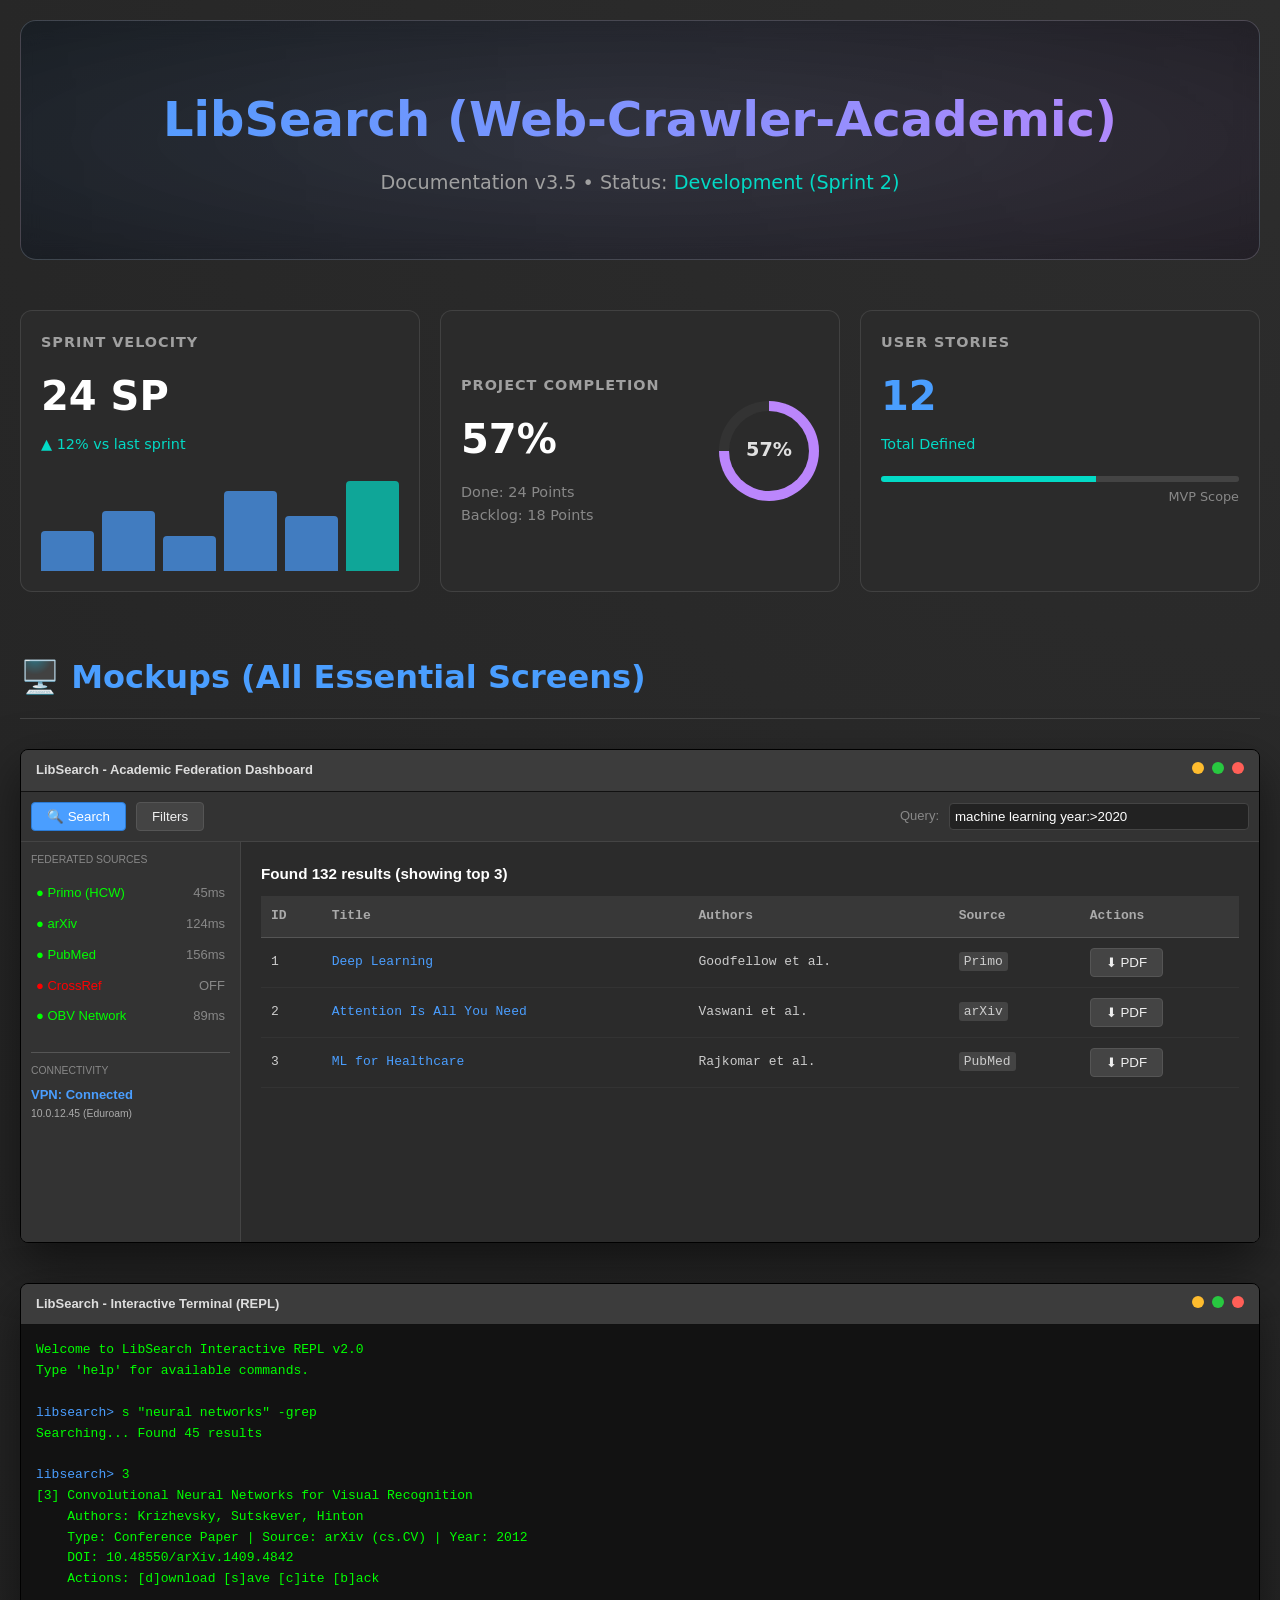
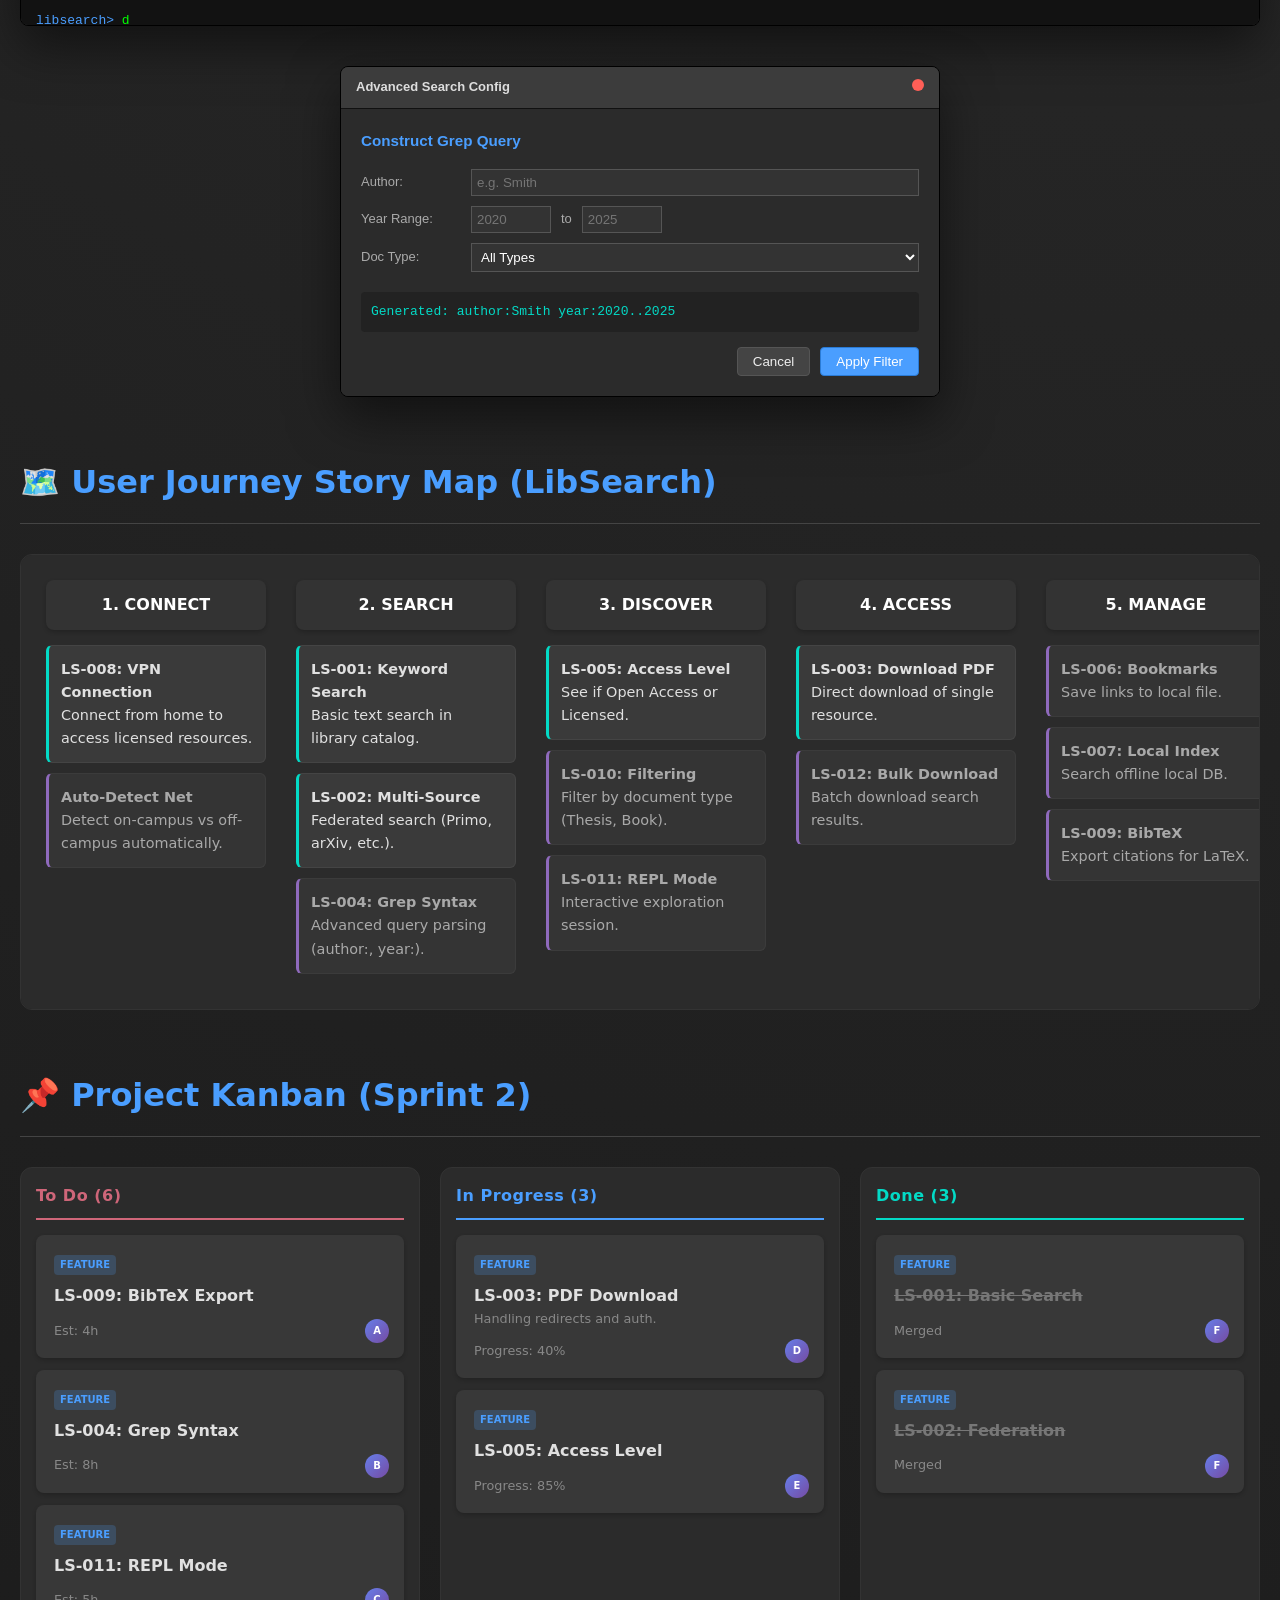
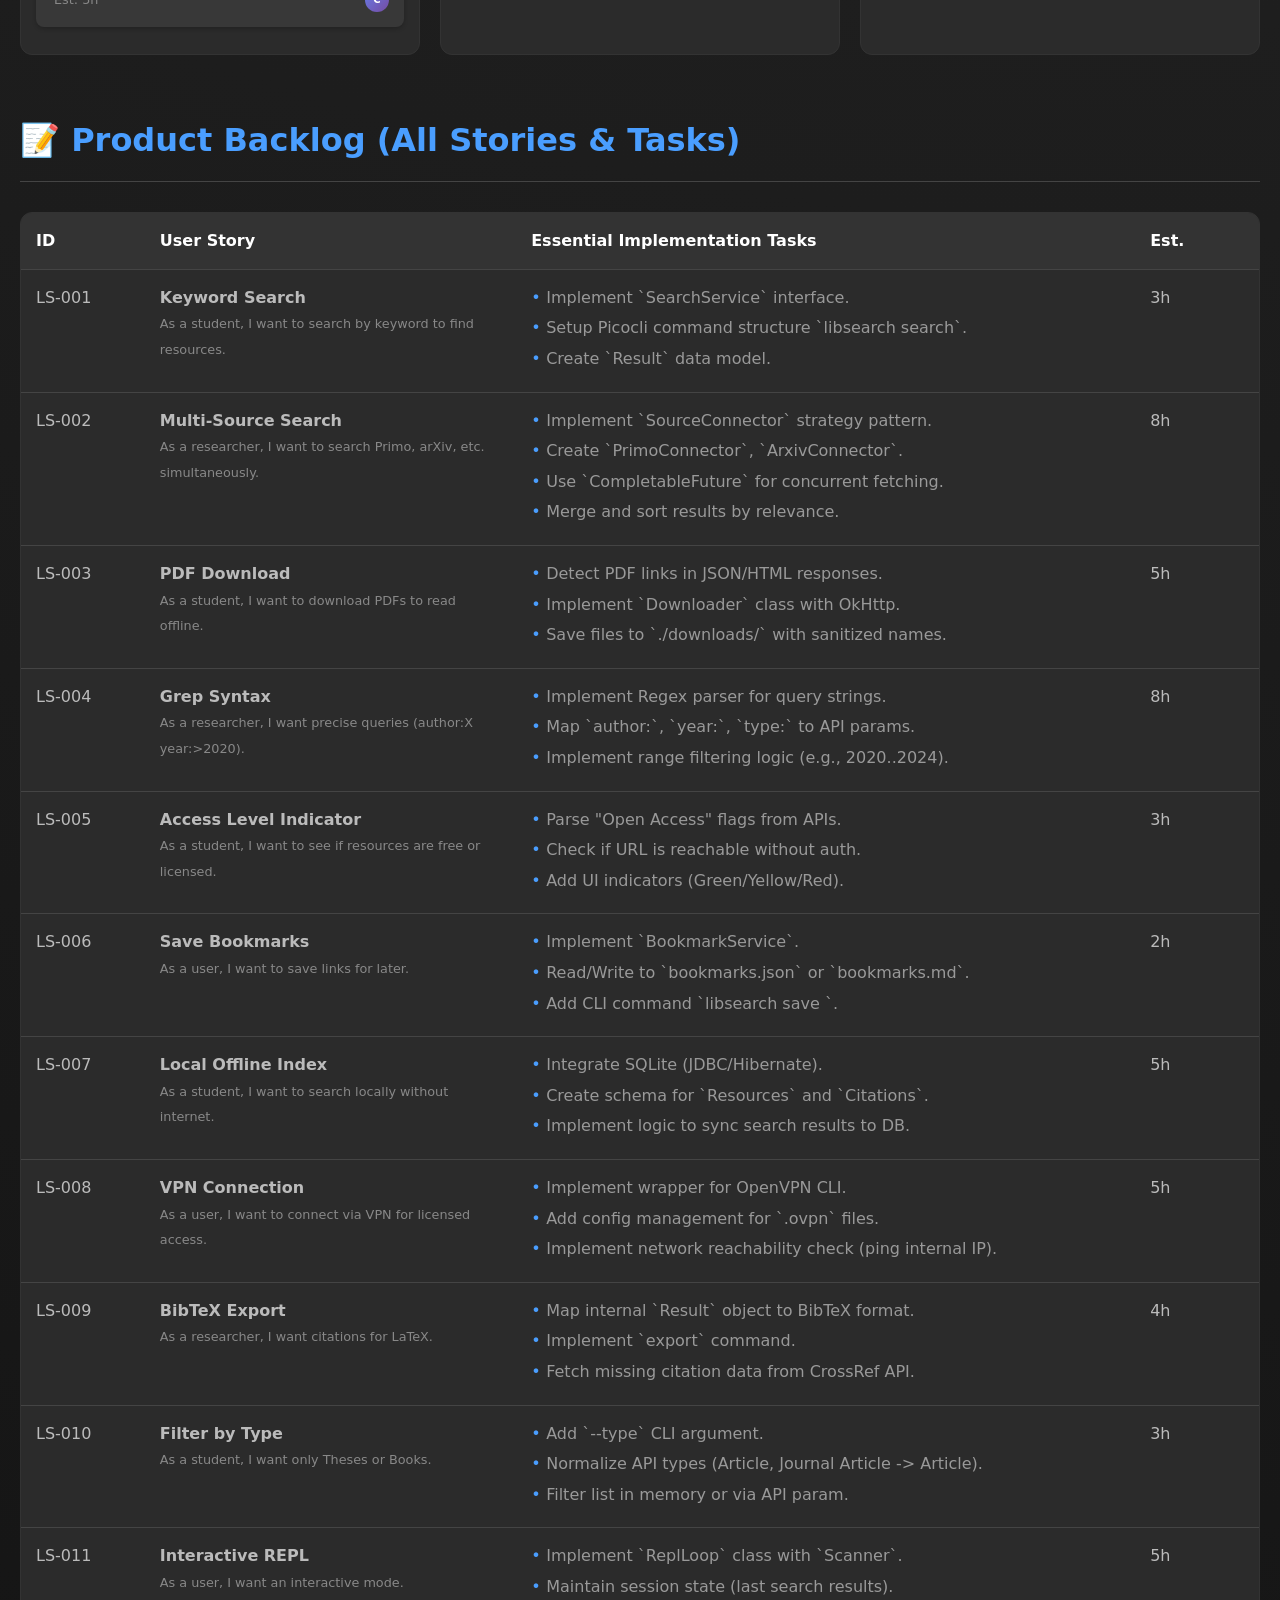
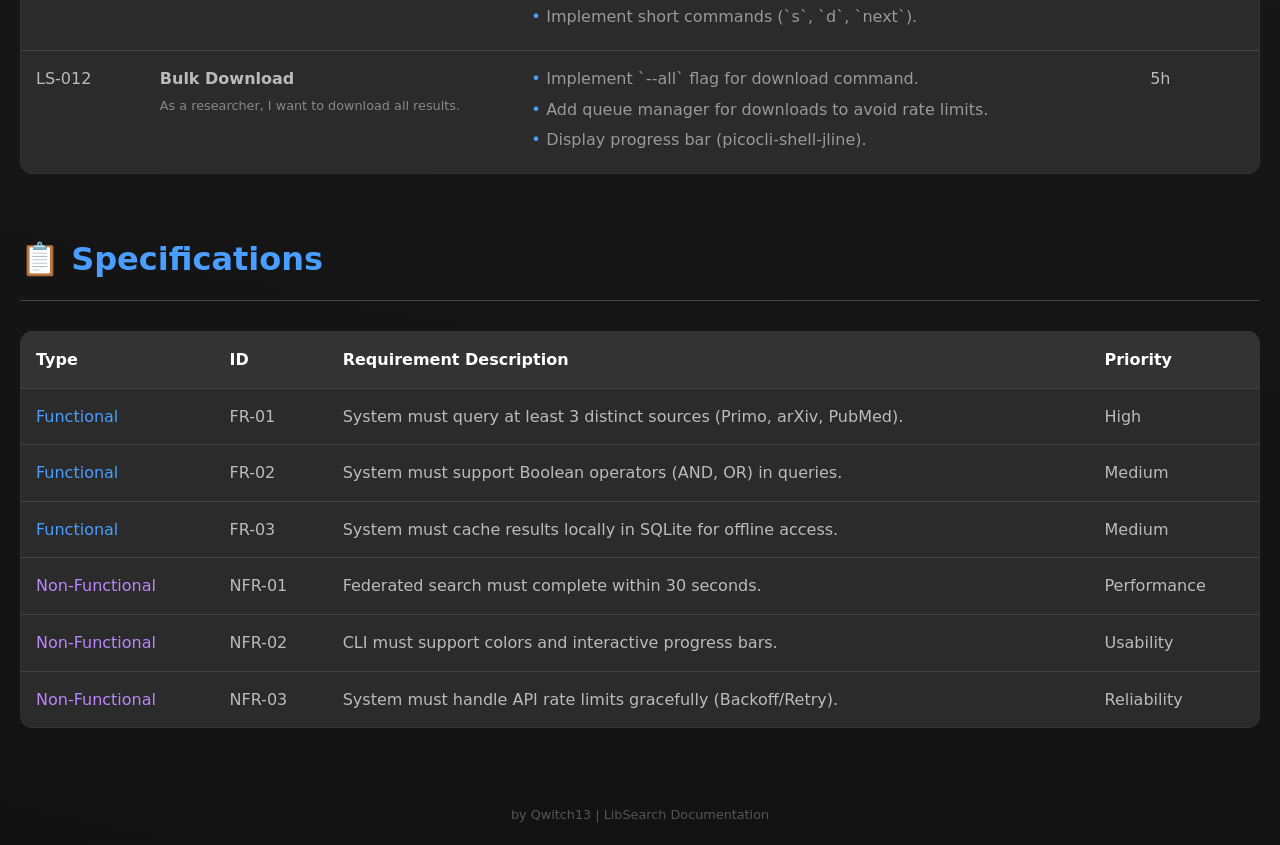
<file: index.html>
<!DOCTYPE html>
<html lang="en">
<head>
    <meta charset="UTF-8">
    <meta name="viewport" content="width=device-width, initial-scale=1.0">
    <title>Project Documentation - LibSearch (Web-Crawler-Academic)</title>
    <style>
        * { margin: 0; padding: 0; box-sizing: border-box; }
        
        :root {
            --bg-dark: #1e1e1e;
            --bg-panel: #2b2b2b;
            --bg-header: #323232;
            --text-primary: #e0e0e0;
            --text-secondary: #a0a0a0;
            --accent-blue: #4a9eff;
            --accent-purple: #bb86fc;
            --accent-green: #03dac6;
            --accent-orange: #cf6679;
            --border-color: #444;
            --card-shadow: 0 4px 6px rgba(0,0,0,0.3);
            
            /* Glassmorphism */
            --glass-bg: rgba(255, 255, 255, 0.05);
            --glass-border: 1px solid rgba(255, 255, 255, 0.1);
        }
        
        body {
            font-family: 'Segoe UI', system-ui, sans-serif;
            background: radial-gradient(circle at top right, #2d2d2d, #121212);
            color: var(--text-primary);
            line-height: 1.6;
            min-height: 100vh;
        }
        
        .container {
            max-width: 1400px;
            margin: 0 auto;
            padding: 20px;
        }
        
        /* --- FANCY HEADER --- */
        header {
            text-align: center;
            padding: 60px 20px;
            background: linear-gradient(135deg, rgba(74, 158, 255, 0.1), rgba(187, 134, 252, 0.1));
            border-radius: 16px;
            border: var(--glass-border);
            backdrop-filter: blur(10px);
            margin-bottom: 50px;
            position: relative;
            overflow: hidden;
        }
        
        header::before {
            content: '';
            position: absolute;
            top: -50%;
            left: -50%;
            width: 200%;
            height: 200%;
            background: radial-gradient(transparent, rgba(0,0,0,0.8));
            pointer-events: none;
        }

        header h1 {
            font-size: 3em;
            background: linear-gradient(90deg, var(--accent-blue), var(--accent-purple));
            -webkit-background-clip: text;
            -webkit-text-fill-color: transparent;
            margin-bottom: 10px;
            position: relative;
        }
        
        header p {
            color: var(--text-secondary);
            font-size: 1.2em;
            position: relative;
        }
        
        .section-title {
            font-size: 2em;
            color: var(--accent-blue);
            margin-top: 60px;
            margin-bottom: 30px;
            padding-bottom: 15px;
            border-bottom: 1px solid var(--border-color);
            display: flex;
            align-items: center;
            gap: 15px;
        }

        /* --- ANALYTICS GRAPHICS (CSS Only) --- */
        .analytics-grid {
            display: grid;
            grid-template-columns: repeat(auto-fit, minmax(300px, 1fr));
            gap: 20px;
            margin-bottom: 50px;
        }

        .stat-card {
            background: var(--bg-panel);
            border: var(--glass-border);
            border-radius: 12px;
            padding: 20px;
            position: relative;
            overflow: hidden;
        }

        .stat-card h3 { font-size: 0.9em; color: var(--text-secondary); text-transform: uppercase; letter-spacing: 1px; margin-bottom: 10px; }
        .stat-value { font-size: 2.5em; font-weight: bold; color: #fff; margin-bottom: 5px; }
        .stat-trend { font-size: 0.9em; color: var(--accent-green); }

        /* CSS Bar Chart */
        .chart-container {
            display: flex;
            align-items: flex-end;
            height: 100px;
            gap: 8px;
            margin-top: 15px;
        }
        .bar {
            flex: 1;
            background: var(--accent-blue);
            border-radius: 4px 4px 0 0;
            opacity: 0.7;
            transition: height 1s ease;
        }
        .bar:hover { opacity: 1; transform: scaleY(1.05); transform-origin: bottom; }
        
        /* CSS Circular Progress */
        .progress-circle {
            width: 100px;
            height: 100px;
            border-radius: 50%;
            background: conic-gradient(var(--accent-purple) 75%, #333 0);
            display: flex;
            align-items: center;
            justify-content: center;
            margin-left: auto;
        }
        .progress-inner {
            width: 80px;
            height: 80px;
            background: var(--bg-panel);
            border-radius: 50%;
            display: flex;
            align-items: center;
            justify-content: center;
            font-weight: bold;
            font-size: 1.2em;
        }

        /* --- JAVAFX MOCKUP STYLES --- */
        .javafx-window {
            background: #2c2c2c;
            border: 1px solid #000;
            box-shadow: 0 20px 50px rgba(0,0,0,0.5);
            border-radius: 8px;
            overflow: hidden;
            font-family: 'Segoe UI', sans-serif;
            font-size: 13px;
            margin-bottom: 40px;
            animation: slideUp 0.8s ease-out;
        }

        @keyframes slideUp {
            from { opacity: 0; transform: translateY(20px); }
            to { opacity: 1; transform: translateY(0); }
        }

        .window-title-bar {
            background: #3c3c3c;
            padding: 10px 15px;
            display: flex;
            justify-content: space-between;
            align-items: center;
            border-bottom: 1px solid #111;
        }

        .window-controls span {
            display: inline-block;
            width: 12px;
            height: 12px;
            border-radius: 50%;
            margin-left: 8px;
        }
        .win-close { background: #ff5f57; }
        .win-min { background: #febc2e; }
        .win-max { background: #28c840; }

        .javafx-content {
            display: grid;
            grid-template-rows: auto 1fr auto;
            min-height: 450px;
            background: #2b2b2b;
        }

        .toolbar {
            padding: 10px;
            background: #333;
            border-bottom: 1px solid #444;
            display: flex;
            gap: 10px;
            align-items: center;
        }

        .jfx-btn {
            background: #444;
            border: 1px solid #555;
            color: #eee;
            padding: 6px 15px;
            border-radius: 4px;
            cursor: pointer;
            transition: all 0.2s;
        }
        .jfx-btn:hover { background: #555; }
        .jfx-btn.primary { background: var(--accent-blue); border-color: #2a7bd6; color: white; }
        .jfx-btn.primary:hover { background: #3a8bf6; box-shadow: 0 0 10px rgba(74, 158, 255, 0.4); }

        .jfx-table {
            width: 100%;
            border-collapse: collapse;
            font-family: 'Consolas', monospace;
        }
        .jfx-table th { background: #383838; text-align: left; padding: 10px; color: #aaa; font-weight: 600; border-bottom: 1px solid #555; }
        .jfx-table td { padding: 10px; border-bottom: 1px solid #333; color: #ccc; }
        .jfx-table tr:hover { background: rgba(74, 158, 255, 0.1); }

        /* --- KANBAN BOARD STYLES --- */
        .kanban-board {
            display: grid;
            grid-template-columns: repeat(auto-fit, minmax(280px, 1fr));
            gap: 20px;
            margin-top: 20px;
        }

        .kanban-col {
            background: var(--bg-panel);
            border-radius: 12px;
            padding: 15px;
            border: 1px solid #333;
        }

        .kanban-header {
            display: flex;
            justify-content: space-between;
            align-items: center;
            margin-bottom: 15px;
            padding-bottom: 10px;
            border-bottom: 2px solid;
            font-weight: bold;
            letter-spacing: 0.5px;
        }
        .col-todo .kanban-header { border-color: var(--accent-orange); color: var(--accent-orange); }
        .col-prog .kanban-header { border-color: var(--accent-blue); color: var(--accent-blue); }
        .col-done .kanban-header { border-color: var(--accent-green); color: var(--accent-green); }

        .kanban-card {
            background: #383838;
            border-radius: 8px;
            padding: 15px;
            margin-bottom: 12px;
            box-shadow: 0 2px 4px rgba(0,0,0,0.2);
            border-left: 3px solid transparent;
            transition: transform 0.2s, box-shadow 0.2s;
            cursor: grab;
        }
        .kanban-card:hover {
            transform: translateY(-3px);
            box-shadow: 0 5px 15px rgba(0,0,0,0.3);
            border-left-color: var(--accent-purple);
        }

        .k-tag {
            display: inline-block;
            font-size: 10px;
            padding: 2px 6px;
            border-radius: 4px;
            margin-bottom: 8px;
            text-transform: uppercase;
            font-weight: bold;
        }
        .tag-feat { background: rgba(74, 158, 255, 0.2); color: var(--accent-blue); }
        .tag-fix { background: rgba(207, 102, 121, 0.2); color: var(--accent-orange); }
        
        .k-meta {
            display: flex;
            justify-content: space-between;
            align-items: center;
            margin-top: 10px;
            font-size: 0.8em;
            color: #888;
        }
        .avatar {
            width: 24px;
            height: 24px;
            background: linear-gradient(135deg, #667eea, #764ba2);
            border-radius: 50%;
            display: flex;
            align-items: center;
            justify-content: center;
            color: white;
            font-weight: bold;
            font-size: 10px;
        }

        /* --- STORY MAP STYLES --- */
        .storymap {
            background: var(--bg-panel);
            border-radius: 12px;
            padding: 25px;
            overflow-x: auto;
            border: 1px solid #333;
        }
        .journey-row { display: flex; gap: 30px; }
        .journey-col { flex: 1; min-width: 220px; }
        .activity-header {
            background: #333;
            padding: 12px;
            text-align: center;
            font-weight: bold;
            border-radius: 8px;
            margin-bottom: 15px;
            color: #fff;
            box-shadow: 0 2px 4px rgba(0,0,0,0.2);
        }
        .sm-card {
            background: #3a3a3a;
            padding: 12px;
            margin-bottom: 10px;
            border-radius: 6px;
            font-size: 0.9em;
            border: 1px solid #444;
        }
        .sm-card.mvp { border-left: 3px solid var(--accent-green); }
        .sm-card.v2 { border-left: 3px solid var(--accent-purple); opacity: 0.7; }

        /* --- TABLES --- */
        .spec-table, .backlog-table {
            width: 100%;
            border-collapse: separate;
            border-spacing: 0;
            background: var(--bg-panel);
            border-radius: 12px;
            overflow: hidden;
            border: 1px solid #333;
        }
        .spec-table th, .backlog-table th { background: #333; padding: 15px; text-align: left; color: #fff; }
        .spec-table td, .backlog-table td { padding: 15px; border-top: 1px solid #444; color: #bbb; vertical-align: top; }
        .task-list li { margin-bottom: 5px; color: #999; list-style-type: none; position: relative; padding-left: 15px; }
        .task-list li::before { content: "•"; position: absolute; left: 0; color: var(--accent-blue); }
        
    </style>
</head>
<body>
    <div class="container">
        <header>
            <h1> LibSearch (Web-Crawler-Academic)</h1>
            <p>Documentation v3.5 • Status: <span style="color: var(--accent-green)">Development (Sprint 2)</span></p>
        </header>

        <!-- 0. ANALYTICS DASHBOARD -->
        <div class="analytics-grid">
            <div class="stat-card">
                <h3>Sprint Velocity</h3>
                <div class="stat-value">24 SP</div>
                <div class="stat-trend">▲ 12% vs last sprint</div>
                <div class="chart-container">
                    <div class="bar" style="height: 40%"></div>
                    <div class="bar" style="height: 60%"></div>
                    <div class="bar" style="height: 35%"></div>
                    <div class="bar" style="height: 80%"></div>
                    <div class="bar" style="height: 55%"></div>
                    <div class="bar" style="height: 90%; background: var(--accent-green)"></div>
                </div>
            </div>
            
            <div class="stat-card" style="display: flex; align-items: center;">
                <div style="flex: 1;">
                    <h3>Project Completion</h3>
                    <div class="stat-value">57%</div>
                    <div style="font-size: 0.9em; color: #888; margin-top: 10px;">
                        Done: 24 Points<br>
                        Backlog: 18 Points
                    </div>
                </div>
                <div class="progress-circle">
                    <div class="progress-inner">57%</div>
                </div>
            </div>

            <div class="stat-card">
                <h3>User Stories</h3>
                <div class="stat-value" style="color: var(--accent-blue)">12</div>
                <div class="stat-trend">Total Defined</div>
                <div style="margin-top: 20px; height: 6px; background: #333; border-radius: 3px; overflow: hidden;">
                    <div style="width: 60%; height: 100%; background: var(--accent-green); float: left;"></div>
                    <div style="width: 40%; height: 100%; background: #444; float: left;"></div>
                </div>
                <div style="margin-top: 5px; font-size: 0.8em; color: #888; text-align: right;">MVP Scope</div>
            </div>
        </div>
        
        <!-- 1. MOCKUPS SECTION (ALL ESSENTIAL SCREENS) -->
        <h2 class="section-title">🖥️ Mockups (All Essential Screens)</h2>
        
        <!-- Mockup 1: Main Search Dashboard -->
        <div class="javafx-window">
            <div class="window-title-bar">
                <span style="color: #ddd; font-weight: bold;">LibSearch - Academic Federation Dashboard</span>
                <div class="window-controls"><span class="win-min"></span><span class="win-max"></span><span class="win-close"></span></div>
            </div>
            <div class="javafx-content">
                <div class="toolbar">
                    <button class="jfx-btn primary">🔍 Search</button>
                    <button class="jfx-btn">Filters</button>
                    <div style="flex: 1"></div>
                    <span style="color: #888">Query:</span>
                    <input type="text" style="background: #222; border: 1px solid #444; color: #fff; padding: 5px; border-radius: 4px; width: 300px;" value="machine learning year:>2020">
                </div>
                <div style="display: flex; height: 100%;">
                    <!-- Sidebar: Source Status -->
                    <div style="width: 220px; background: #333; border-right: 1px solid #444; padding: 10px;">
                        <div style="color: #888; font-size: 0.8em; text-transform: uppercase; margin-bottom: 10px;">Federated Sources</div>
                        <div style="color: #0f0; padding: 5px;">● Primo (HCW) <span style="float: right; color: #888">45ms</span></div>
                        <div style="color: #0f0; padding: 5px;">● arXiv <span style="float: right; color: #888">124ms</span></div>
                        <div style="color: #0f0; padding: 5px;">● PubMed <span style="float: right; color: #888">156ms</span></div>
                        <div style="color: #f00; padding: 5px;">● CrossRef <span style="float: right; color: #888">OFF</span></div>
                        <div style="color: #0f0; padding: 5px;">● OBV Network <span style="float: right; color: #888">89ms</span></div>
                        
                        <div style="margin-top: 20px; border-top: 1px solid #555; padding-top: 10px;">
                            <div style="color: #888; font-size: 0.8em; text-transform: uppercase;">Connectivity</div>
                            <div style="color: var(--accent-blue); font-weight: bold; margin-top: 5px;">VPN: Connected</div>
                            <div style="font-size: 0.8em; color: #aaa;">10.0.12.45 (Eduroam)</div>
                        </div>
                    </div>
                    <!-- Main Results Area -->
                    <div style="flex: 1; padding: 20px; background: #2b2b2b;">
                        <h3 style="color: #fff; margin-bottom: 10px;">Found 132 results (showing top 3)</h3>
                        <table class="jfx-table">
                            <thead><tr><th>ID</th><th>Title</th><th>Authors</th><th>Source</th><th>Actions</th></tr></thead>
                            <tbody>
                                <tr>
                                    <td>1</td>
                                    <td style="color: var(--accent-blue)">Deep Learning</td>
                                    <td>Goodfellow et al.</td>
                                    <td><span style="background: #444; padding: 2px 5px; border-radius: 3px;">Primo</span></td>
                                    <td><button class="jfx-btn">⬇ PDF</button></td>
                                </tr>
                                <tr>
                                    <td>2</td>
                                    <td style="color: var(--accent-blue)">Attention Is All You Need</td>
                                    <td>Vaswani et al.</td>
                                    <td><span style="background: #444; padding: 2px 5px; border-radius: 3px;">arXiv</span></td>
                                    <td><button class="jfx-btn">⬇ PDF</button></td>
                                </tr>
                                <tr>
                                    <td>3</td>
                                    <td style="color: var(--accent-blue)">ML for Healthcare</td>
                                    <td>Rajkomar et al.</td>
                                    <td><span style="background: #444; padding: 2px 5px; border-radius: 3px;">PubMed</span></td>
                                    <td><button class="jfx-btn">⬇ PDF</button></td>
                                </tr>
                            </tbody>
                        </table>
                    </div>
                </div>
            </div>
        </div>

        <!-- Mockup 2: Interactive CLI Mode (Required by LS-011) -->
        <div class="javafx-window">
            <div class="window-title-bar">
                <span style="color: #ddd; font-weight: bold;">LibSearch - Interactive Terminal (REPL)</span>
                <div class="window-controls"><span class="win-min"></span><span class="win-max"></span><span class="win-close"></span></div>
            </div>
            <div style="background: #121212; padding: 15px; height: 300px; font-family: 'Consolas', monospace; color: #0f0; overflow-y: auto;">
                Welcome to LibSearch Interactive REPL v2.0<br>
                Type 'help' for available commands.<br><br>
                <span style="color: var(--accent-blue)">libsearch></span> s "neural networks" -grep<br>
                Searching... Found 45 results<br><br>
                <span style="color: var(--accent-blue)">libsearch></span> 3<br>
                [3] Convolutional Neural Networks for Visual Recognition<br>
                &nbsp;&nbsp;&nbsp;&nbsp;Authors: Krizhevsky, Sutskever, Hinton<br>
                &nbsp;&nbsp;&nbsp;&nbsp;Type: Conference Paper | Source: arXiv (cs.CV) | Year: 2012<br>
                &nbsp;&nbsp;&nbsp;&nbsp;DOI: 10.48550/arXiv.1409.4842<br>
                &nbsp;&nbsp;&nbsp;&nbsp;Actions: [d]ownload [s]ave [c]ite [b]ack<br><br>
                <span style="color: var(--accent-blue)">libsearch></span> d<br>
                Downloading PDF...<br>
                Saved to: downloads/pdfs/krizhevsky2012-imagenet.pdf<br><br>
                <span style="color: var(--accent-blue)">libsearch></span> _
            </div>
        </div>

        <!-- Mockup 3: Advanced Grep Search Configuration -->
        <div class="javafx-window" style="max-width: 600px; margin: 0 auto;">
            <div class="window-title-bar">
                <span style="color: #ddd; font-weight: bold;">Advanced Search Config</span>
                <div class="window-controls"><span class="win-close"></span></div>
            </div>
            <div class="javafx-content" style="min-height: 250px; padding: 20px;">
                <h3 style="color: var(--accent-blue); margin-bottom: 15px;">Construct Grep Query</h3>
                <div style="display: grid; grid-template-columns: 100px 1fr; gap: 10px; margin-bottom: 10px;">
                    <label style="color: #aaa; align-self: center;">Author:</label>
                    <input type="text" class="jfx-input" style="background: #333; border: 1px solid #555; color: #fff; padding: 5px;" placeholder="e.g. Smith">
                    
                    <label style="color: #aaa; align-self: center;">Year Range:</label>
                    <div style="display: flex; gap: 10px;">
                        <input type="text" style="background: #333; border: 1px solid #555; color: #fff; padding: 5px; width: 80px;" placeholder="2020">
                        <span style="color: #aaa; align-self: center;">to</span>
                        <input type="text" style="background: #333; border: 1px solid #555; color: #fff; padding: 5px; width: 80px;" placeholder="2025">
                    </div>
                    
                    <label style="color: #aaa; align-self: center;">Doc Type:</label>
                    <select style="background: #333; border: 1px solid #555; color: #fff; padding: 5px;">
                        <option>All Types</option>
                        <option>Article</option>
                        <option>Thesis</option>
                        <option>Book</option>
                    </select>
                </div>
                <div style="background: #222; padding: 10px; border-radius: 4px; margin-top: 10px; font-family: monospace; color: var(--accent-green);">
                    Generated: author:Smith year:2020..2025
                </div>
                <div style="margin-top: 15px; display: flex; justify-content: flex-end; gap: 10px;">
                    <button class="jfx-btn">Cancel</button>
                    <button class="jfx-btn primary">Apply Filter</button>
                </div>
            </div>
        </div>

        <!-- 2. STORY MAP -->
        <h2 class="section-title">🗺️ User Journey Story Map (LibSearch)</h2>
        <div class="storymap">
            <div class="journey-row">
                <!-- Phase 1 -->
                <div class="journey-col">
                    <div class="activity-header">1. CONNECT</div>
                    <div class="sm-card mvp">
                        <strong>LS-008: VPN Connection</strong>
                        <p>Connect from home to access licensed resources.</p>
                    </div>
                    <div class="sm-card v2">
                        <strong>Auto-Detect Net</strong>
                        <p>Detect on-campus vs off-campus automatically.</p>
                    </div>
                </div>
                <!-- Phase 2 -->
                <div class="journey-col">
                    <div class="activity-header">2. SEARCH</div>
                    <div class="sm-card mvp">
                        <strong>LS-001: Keyword Search</strong>
                        <p>Basic text search in library catalog.</p>
                    </div>
                    <div class="sm-card mvp">
                        <strong>LS-002: Multi-Source</strong>
                        <p>Federated search (Primo, arXiv, etc.).</p>
                    </div>
                    <div class="sm-card v2">
                        <strong>LS-004: Grep Syntax</strong>
                        <p>Advanced query parsing (author:, year:).</p>
                    </div>
                </div>
                <!-- Phase 3 -->
                <div class="journey-col">
                    <div class="activity-header">3. DISCOVER</div>
                    <div class="sm-card mvp">
                        <strong>LS-005: Access Level</strong>
                        <p>See if Open Access or Licensed.</p>
                    </div>
                    <div class="sm-card v2">
                        <strong>LS-010: Filtering</strong>
                        <p>Filter by document type (Thesis, Book).</p>
                    </div>
                    <div class="sm-card v2">
                        <strong>LS-011: REPL Mode</strong>
                        <p>Interactive exploration session.</p>
                    </div>
                </div>
                <!-- Phase 4 -->
                <div class="journey-col">
                    <div class="activity-header">4. ACCESS</div>
                    <div class="sm-card mvp">
                        <strong>LS-003: Download PDF</strong>
                        <p>Direct download of single resource.</p>
                    </div>
                    <div class="sm-card v2">
                        <strong>LS-012: Bulk Download</strong>
                        <p>Batch download search results.</p>
                    </div>
                </div>
                <!-- Phase 5 -->
                <div class="journey-col">
                    <div class="activity-header">5. MANAGE</div>
                    <div class="sm-card v2">
                        <strong>LS-006: Bookmarks</strong>
                        <p>Save links to local file.</p>
                    </div>
                    <div class="sm-card v2">
                        <strong>LS-007: Local Index</strong>
                        <p>Search offline local DB.</p>
                    </div>
                    <div class="sm-card v2">
                        <strong>LS-009: BibTeX</strong>
                        <p>Export citations for LaTeX.</p>
                    </div>
                </div>
            </div>
        </div>

        <!-- 3. KANBAN BOARD -->
        <h2 class="section-title">📌 Project Kanban (Sprint 2)</h2>
        <div class="kanban-board">
            <!-- To Do -->
            <div class="kanban-col col-todo">
                <div class="kanban-header">To Do (6)</div>
                <div class="kanban-card">
                    <span class="k-tag tag-feat">Feature</span>
                    <h4>LS-009: BibTeX Export</h4>
                    <div class="k-meta"><span>Est: 4h</span><div class="avatar">A</div></div>
                </div>
                <div class="kanban-card">
                    <span class="k-tag tag-feat">Feature</span>
                    <h4>LS-004: Grep Syntax</h4>
                    <div class="k-meta"><span>Est: 8h</span><div class="avatar">B</div></div>
                </div>
                <div class="kanban-card">
                    <span class="k-tag tag-feat">Feature</span>
                    <h4>LS-011: REPL Mode</h4>
                    <div class="k-meta"><span>Est: 5h</span><div class="avatar">C</div></div>
                </div>
            </div>
            <!-- In Progress -->
            <div class="kanban-col col-prog">
                <div class="kanban-header">In Progress (3)</div>
                <div class="kanban-card">
                    <span class="k-tag tag-feat">Feature</span>
                    <h4>LS-003: PDF Download</h4>
                    <p style="font-size: 0.8em; color: #888;">Handling redirects and auth.</p>
                    <div class="k-meta"><span>Progress: 40%</span><div class="avatar">D</div></div>
                </div>
                <div class="kanban-card">
                    <span class="k-tag tag-feat">Feature</span>
                    <h4>LS-005: Access Level</h4>
                    <div class="k-meta"><span>Progress: 85%</span><div class="avatar">E</div></div>
                </div>
            </div>
            <!-- Done -->
            <div class="kanban-col col-done">
                <div class="kanban-header">Done (3)</div>
                <div class="kanban-card">
                    <span class="k-tag tag-feat">Feature</span>
                    <h4 style="text-decoration: line-through; color: #777;">LS-001: Basic Search</h4>
                    <div class="k-meta"><span>Merged</span><div class="avatar">F</div></div>
                </div>
                <div class="kanban-card">
                    <span class="k-tag tag-feat">Feature</span>
                    <h4 style="text-decoration: line-through; color: #777;">LS-002: Federation</h4>
                    <div class="k-meta"><span>Merged</span><div class="avatar">F</div></div>
                </div>
            </div>
        </div>

        <!-- 4. COMPLETE BACKLOG -->
        <h2 class="section-title">📝 Product Backlog (All Stories & Tasks)</h2>
        <table class="backlog-table">
            <thead>
                <tr>
                    <th width="10%">ID</th>
                    <th width="30%">User Story</th>
                    <th width="50%">Essential Implementation Tasks</th>
                    <th width="10%">Est.</th>
                </tr>
            </thead>
            <tbody>
                <!-- LS-001 -->
                <tr>
                    <td>LS-001</td>
                    <td><strong>Keyword Search</strong><br><span style="font-size: 0.8em; color: #888">As a student, I want to search by keyword to find resources.</span></td>
                    <td>
                        <ul class="task-list">
                            <li>Implement `SearchService` interface.</li>
                            <li>Setup Picocli command structure `libsearch search`.</li>
                            <li>Create `Result` data model.</li>
                        </ul>
                    </td>
                    <td>3h</td>
                </tr>
                <!-- LS-002 -->
                <tr>
                    <td>LS-002</td>
                    <td><strong>Multi-Source Search</strong><br><span style="font-size: 0.8em; color: #888">As a researcher, I want to search Primo, arXiv, etc. simultaneously.</span></td>
                    <td>
                        <ul class="task-list">
                            <li>Implement `SourceConnector` strategy pattern.</li>
                            <li>Create `PrimoConnector`, `ArxivConnector`.</li>
                            <li>Use `CompletableFuture` for concurrent fetching.</li>
                            <li>Merge and sort results by relevance.</li>
                        </ul>
                    </td>
                    <td>8h</td>
                </tr>
                <!-- LS-003 -->
                <tr>
                    <td>LS-003</td>
                    <td><strong>PDF Download</strong><br><span style="font-size: 0.8em; color: #888">As a student, I want to download PDFs to read offline.</span></td>
                    <td>
                        <ul class="task-list">
                            <li>Detect PDF links in JSON/HTML responses.</li>
                            <li>Implement `Downloader` class with OkHttp.</li>
                            <li>Save files to `./downloads/` with sanitized names.</li>
                        </ul>
                    </td>
                    <td>5h</td>
                </tr>
                <!-- LS-004 -->
                <tr>
                    <td>LS-004</td>
                    <td><strong>Grep Syntax</strong><br><span style="font-size: 0.8em; color: #888">As a researcher, I want precise queries (author:X year:>2020).</span></td>
                    <td>
                        <ul class="task-list">
                            <li>Implement Regex parser for query strings.</li>
                            <li>Map `author:`, `year:`, `type:` to API params.</li>
                            <li>Implement range filtering logic (e.g., 2020..2024).</li>
                        </ul>
                    </td>
                    <td>8h</td>
                </tr>
                <!-- LS-005 -->
                <tr>
                    <td>LS-005</td>
                    <td><strong>Access Level Indicator</strong><br><span style="font-size: 0.8em; color: #888">As a student, I want to see if resources are free or licensed.</span></td>
                    <td>
                        <ul class="task-list">
                            <li>Parse "Open Access" flags from APIs.</li>
                            <li>Check if URL is reachable without auth.</li>
                            <li>Add UI indicators (Green/Yellow/Red).</li>
                        </ul>
                    </td>
                    <td>3h</td>
                </tr>
                <!-- LS-006 -->
                <tr>
                    <td>LS-006</td>
                    <td><strong>Save Bookmarks</strong><br><span style="font-size: 0.8em; color: #888">As a user, I want to save links for later.</span></td>
                    <td>
                        <ul class="task-list">
                            <li>Implement `BookmarkService`.</li>
                            <li>Read/Write to `bookmarks.json` or `bookmarks.md`.</li>
                            <li>Add CLI command `libsearch save <id>`.</li>
                        </ul>
                    </td>
                    <td>2h</td>
                </tr>
                <!-- LS-007 -->
                <tr>
                    <td>LS-007</td>
                    <td><strong>Local Offline Index</strong><br><span style="font-size: 0.8em; color: #888">As a student, I want to search locally without internet.</span></td>
                    <td>
                        <ul class="task-list">
                            <li>Integrate SQLite (JDBC/Hibernate).</li>
                            <li>Create schema for `Resources` and `Citations`.</li>
                            <li>Implement logic to sync search results to DB.</li>
                        </ul>
                    </td>
                    <td>5h</td>
                </tr>
                <!-- LS-008 -->
                <tr>
                    <td>LS-008</td>
                    <td><strong>VPN Connection</strong><br><span style="font-size: 0.8em; color: #888">As a user, I want to connect via VPN for licensed access.</span></td>
                    <td>
                        <ul class="task-list">
                            <li>Implement wrapper for OpenVPN CLI.</li>
                            <li>Add config management for `.ovpn` files.</li>
                            <li>Implement network reachability check (ping internal IP).</li>
                        </ul>
                    </td>
                    <td>5h</td>
                </tr>
                <!-- LS-009 -->
                <tr>
                    <td>LS-009</td>
                    <td><strong>BibTeX Export</strong><br><span style="font-size: 0.8em; color: #888">As a researcher, I want citations for LaTeX.</span></td>
                    <td>
                        <ul class="task-list">
                            <li>Map internal `Result` object to BibTeX format.</li>
                            <li>Implement `export` command.</li>
                            <li>Fetch missing citation data from CrossRef API.</li>
                        </ul>
                    </td>
                    <td>4h</td>
                </tr>
                <!-- LS-010 -->
                <tr>
                    <td>LS-010</td>
                    <td><strong>Filter by Type</strong><br><span style="font-size: 0.8em; color: #888">As a student, I want only Theses or Books.</span></td>
                    <td>
                        <ul class="task-list">
                            <li>Add `--type` CLI argument.</li>
                            <li>Normalize API types (Article, Journal Article -> Article).</li>
                            <li>Filter list in memory or via API param.</li>
                        </ul>
                    </td>
                    <td>3h</td>
                </tr>
                <!-- LS-011 -->
                <tr>
                    <td>LS-011</td>
                    <td><strong>Interactive REPL</strong><br><span style="font-size: 0.8em; color: #888">As a user, I want an interactive mode.</span></td>
                    <td>
                        <ul class="task-list">
                            <li>Implement `ReplLoop` class with `Scanner`.</li>
                            <li>Maintain session state (last search results).</li>
                            <li>Implement short commands (`s`, `d`, `next`).</li>
                        </ul>
                    </td>
                    <td>5h</td>
                </tr>
                <!-- LS-012 -->
                <tr>
                    <td>LS-012</td>
                    <td><strong>Bulk Download</strong><br><span style="font-size: 0.8em; color: #888">As a researcher, I want to download all results.</span></td>
                    <td>
                        <ul class="task-list">
                            <li>Implement `--all` flag for download command.</li>
                            <li>Add queue manager for downloads to avoid rate limits.</li>
                            <li>Display progress bar (picocli-shell-jline).</li>
                        </ul>
                    </td>
                    <td>5h</td>
                </tr>
            </tbody>
        </table>

        <!-- 5. SPECS -->
        <h2 class="section-title">📋 Specifications</h2>
        <table class="spec-table">
            <thead>
                <tr>
                    <th>Type</th>
                    <th>ID</th>
                    <th>Requirement Description</th>
                    <th>Priority</th>
                </tr>
            </thead>
            <tbody>
                <tr>
                    <td style="color: var(--accent-blue)">Functional</td>
                    <td>FR-01</td>
                    <td>System must query at least 3 distinct sources (Primo, arXiv, PubMed).</td>
                    <td>High</td>
                </tr>
                <tr>
                    <td style="color: var(--accent-blue)">Functional</td>
                    <td>FR-02</td>
                    <td>System must support Boolean operators (AND, OR) in queries.</td>
                    <td>Medium</td>
                </tr>
                <tr>
                    <td style="color: var(--accent-blue)">Functional</td>
                    <td>FR-03</td>
                    <td>System must cache results locally in SQLite for offline access.</td>
                    <td>Medium</td>
                </tr>
                <tr>
                    <td style="color: var(--accent-purple)">Non-Functional</td>
                    <td>NFR-01</td>
                    <td>Federated search must complete within 30 seconds.</td>
                    <td>Performance</td>
                </tr>
                <tr>
                    <td style="color: var(--accent-purple)">Non-Functional</td>
                    <td>NFR-02</td>
                    <td>CLI must support colors and interactive progress bars.</td>
                    <td>Usability</td>
                </tr>
                <tr>
                    <td style="color: var(--accent-purple)">Non-Functional</td>
                    <td>NFR-03</td>
                    <td>System must handle API rate limits gracefully (Backoff/Retry).</td>
                    <td>Reliability</td>
                </tr>
            </tbody>
        </table>

        <br><br><br>
        <footer style="text-align: center; color: #555; font-size: 0.8em;">
             by Qwitch13 | LibSearch Documentation
        </footer>
    </div>
</body>
</html>
</file>
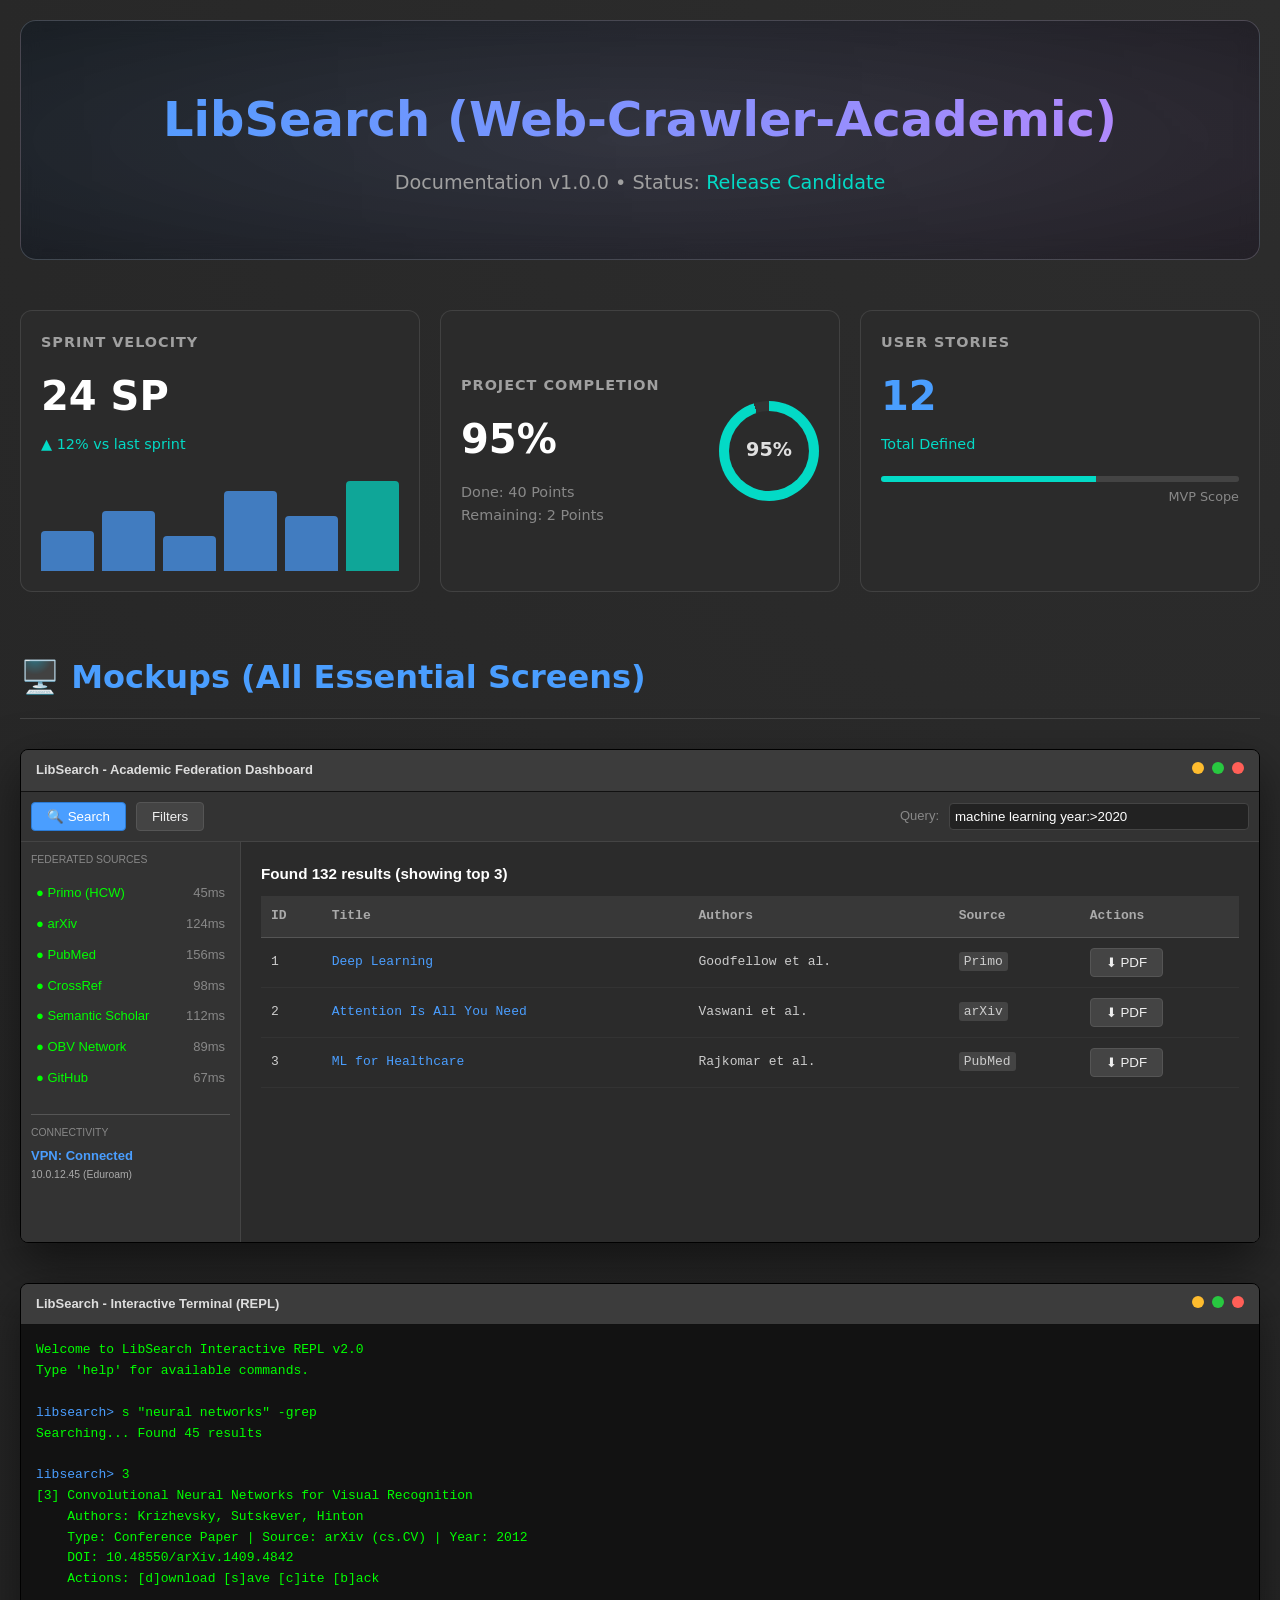
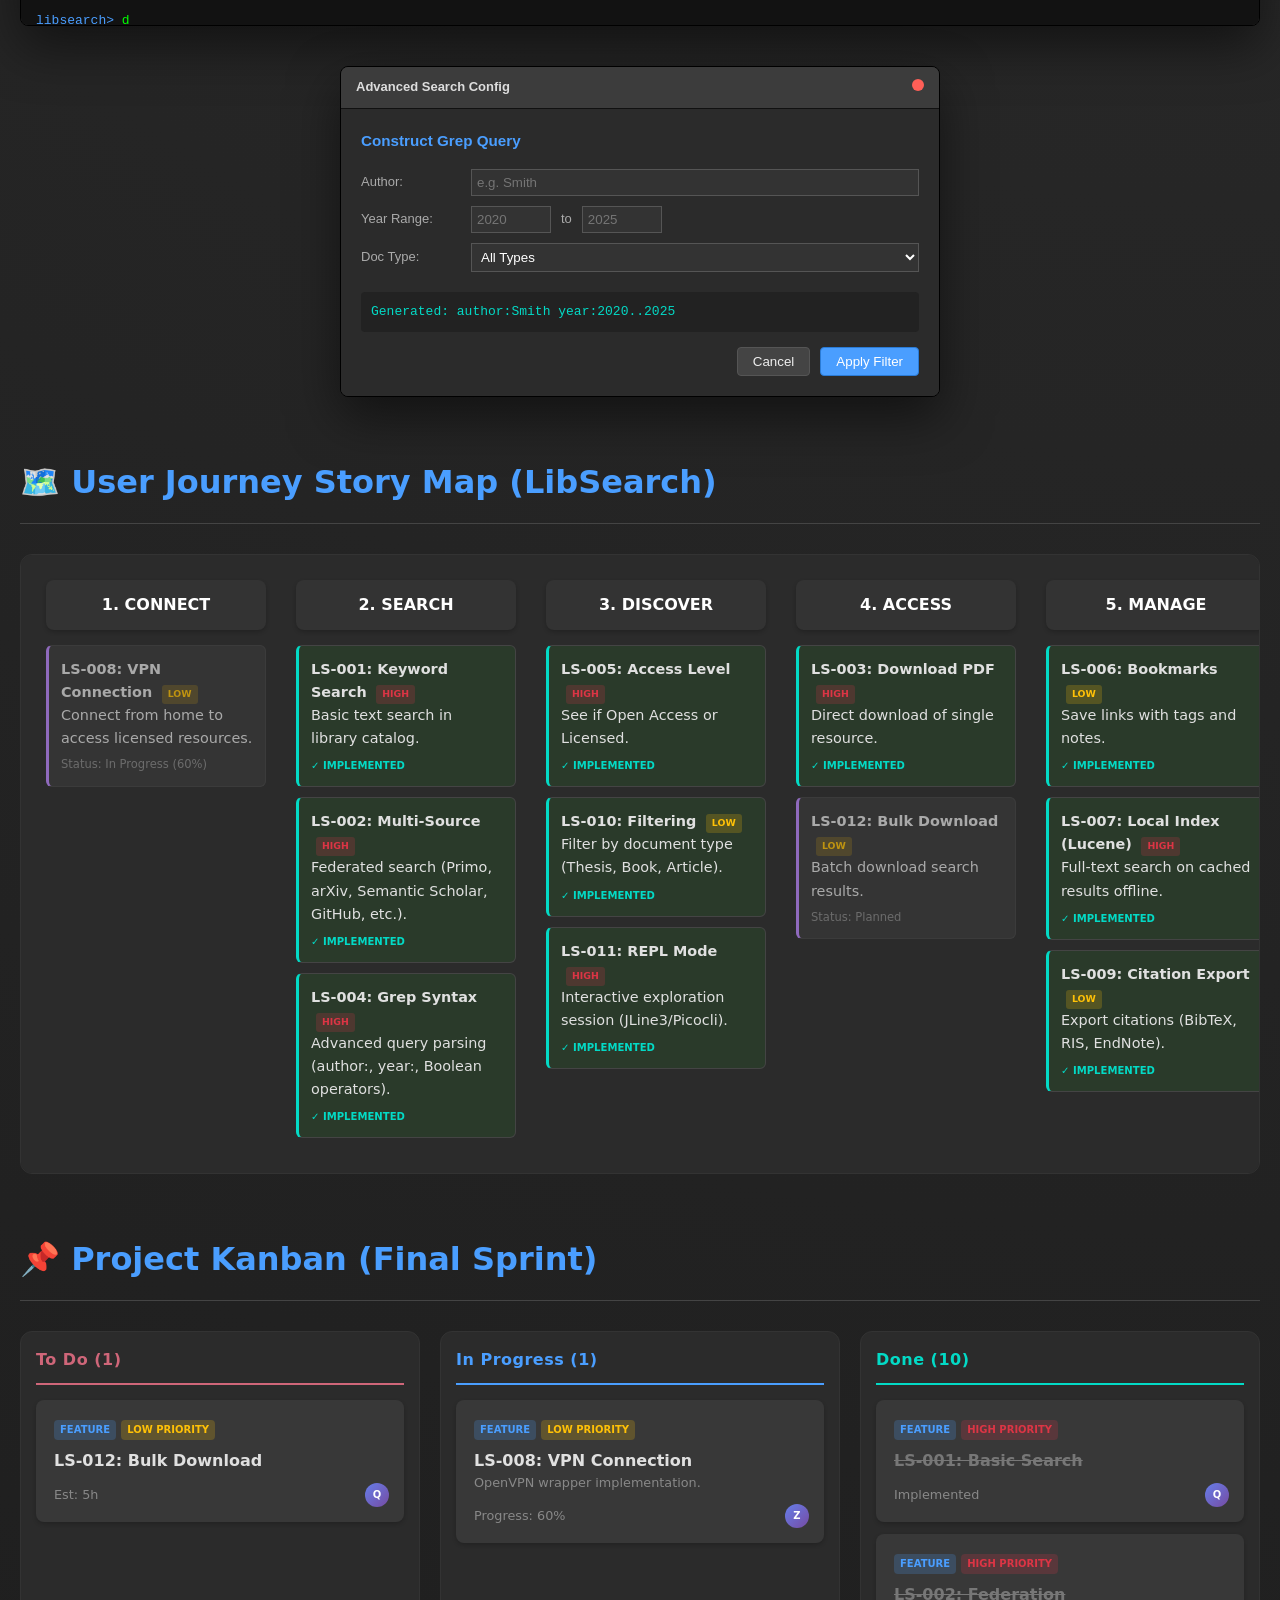
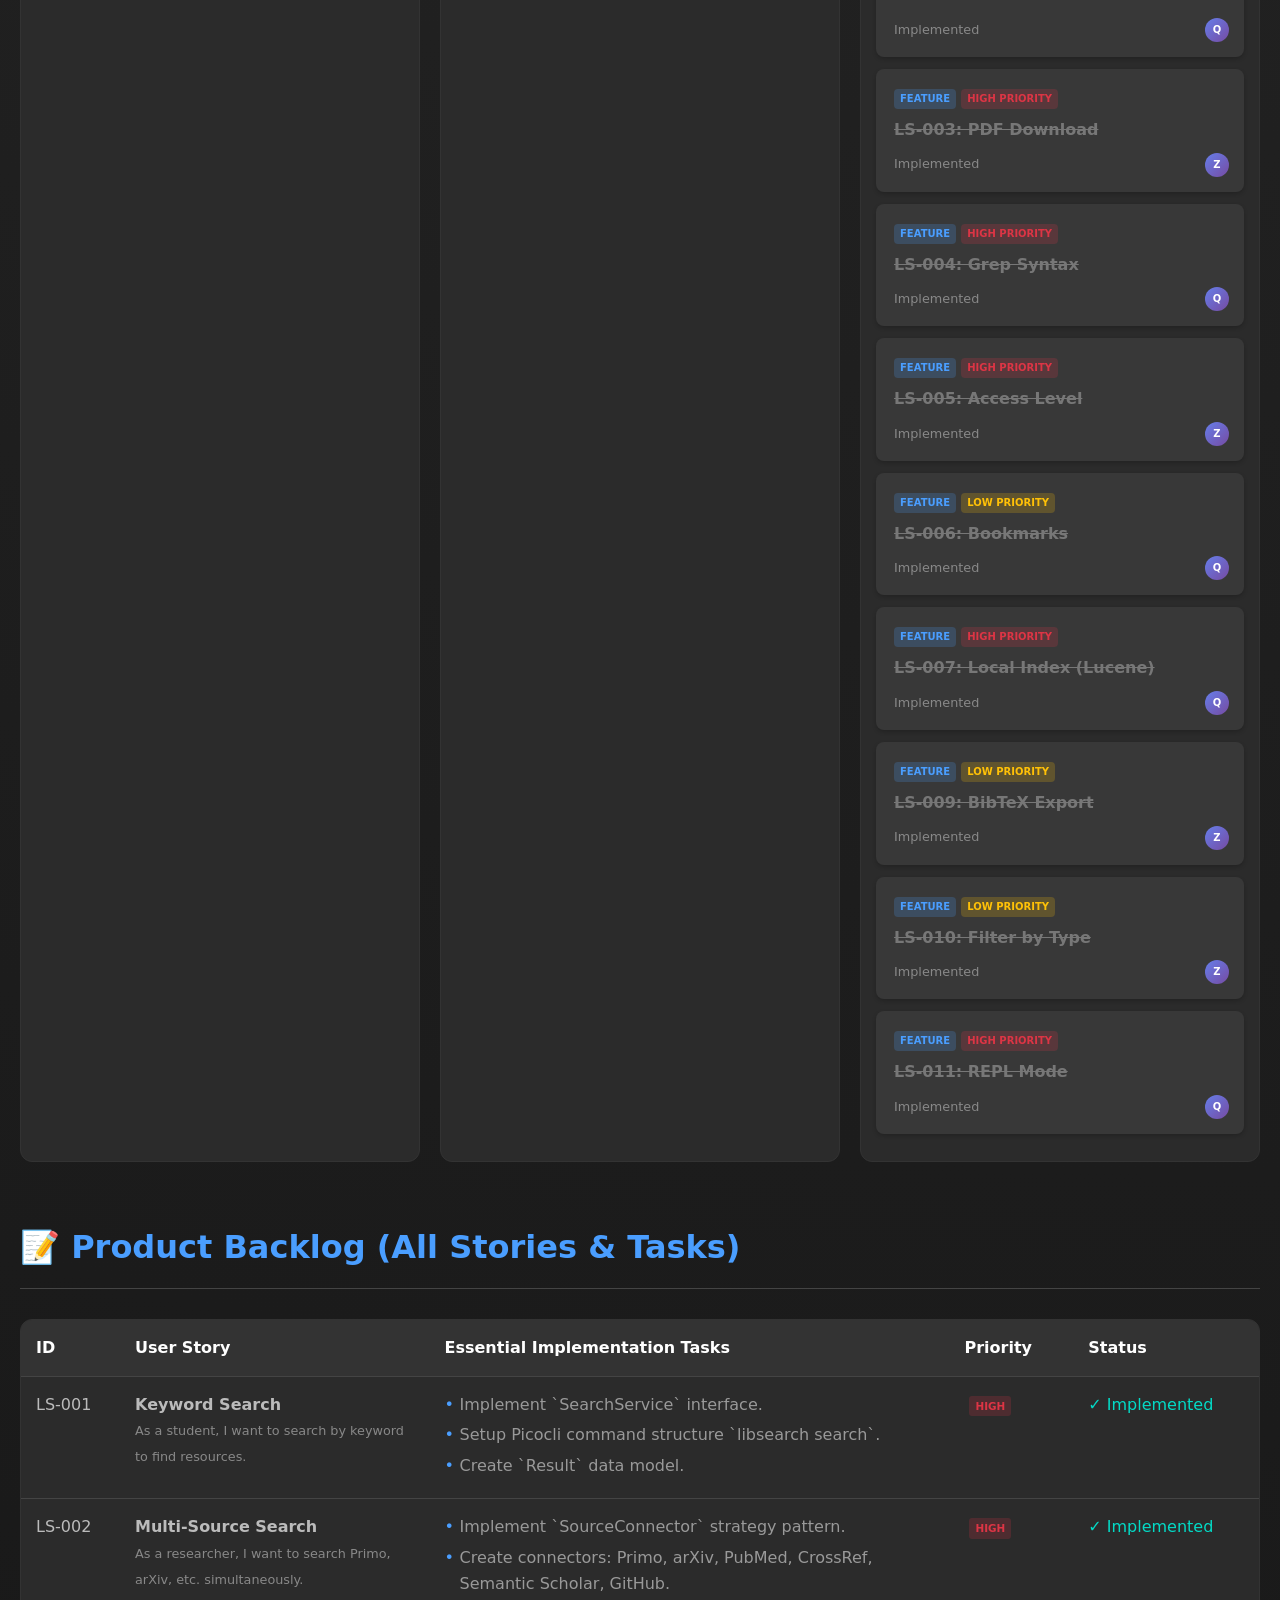
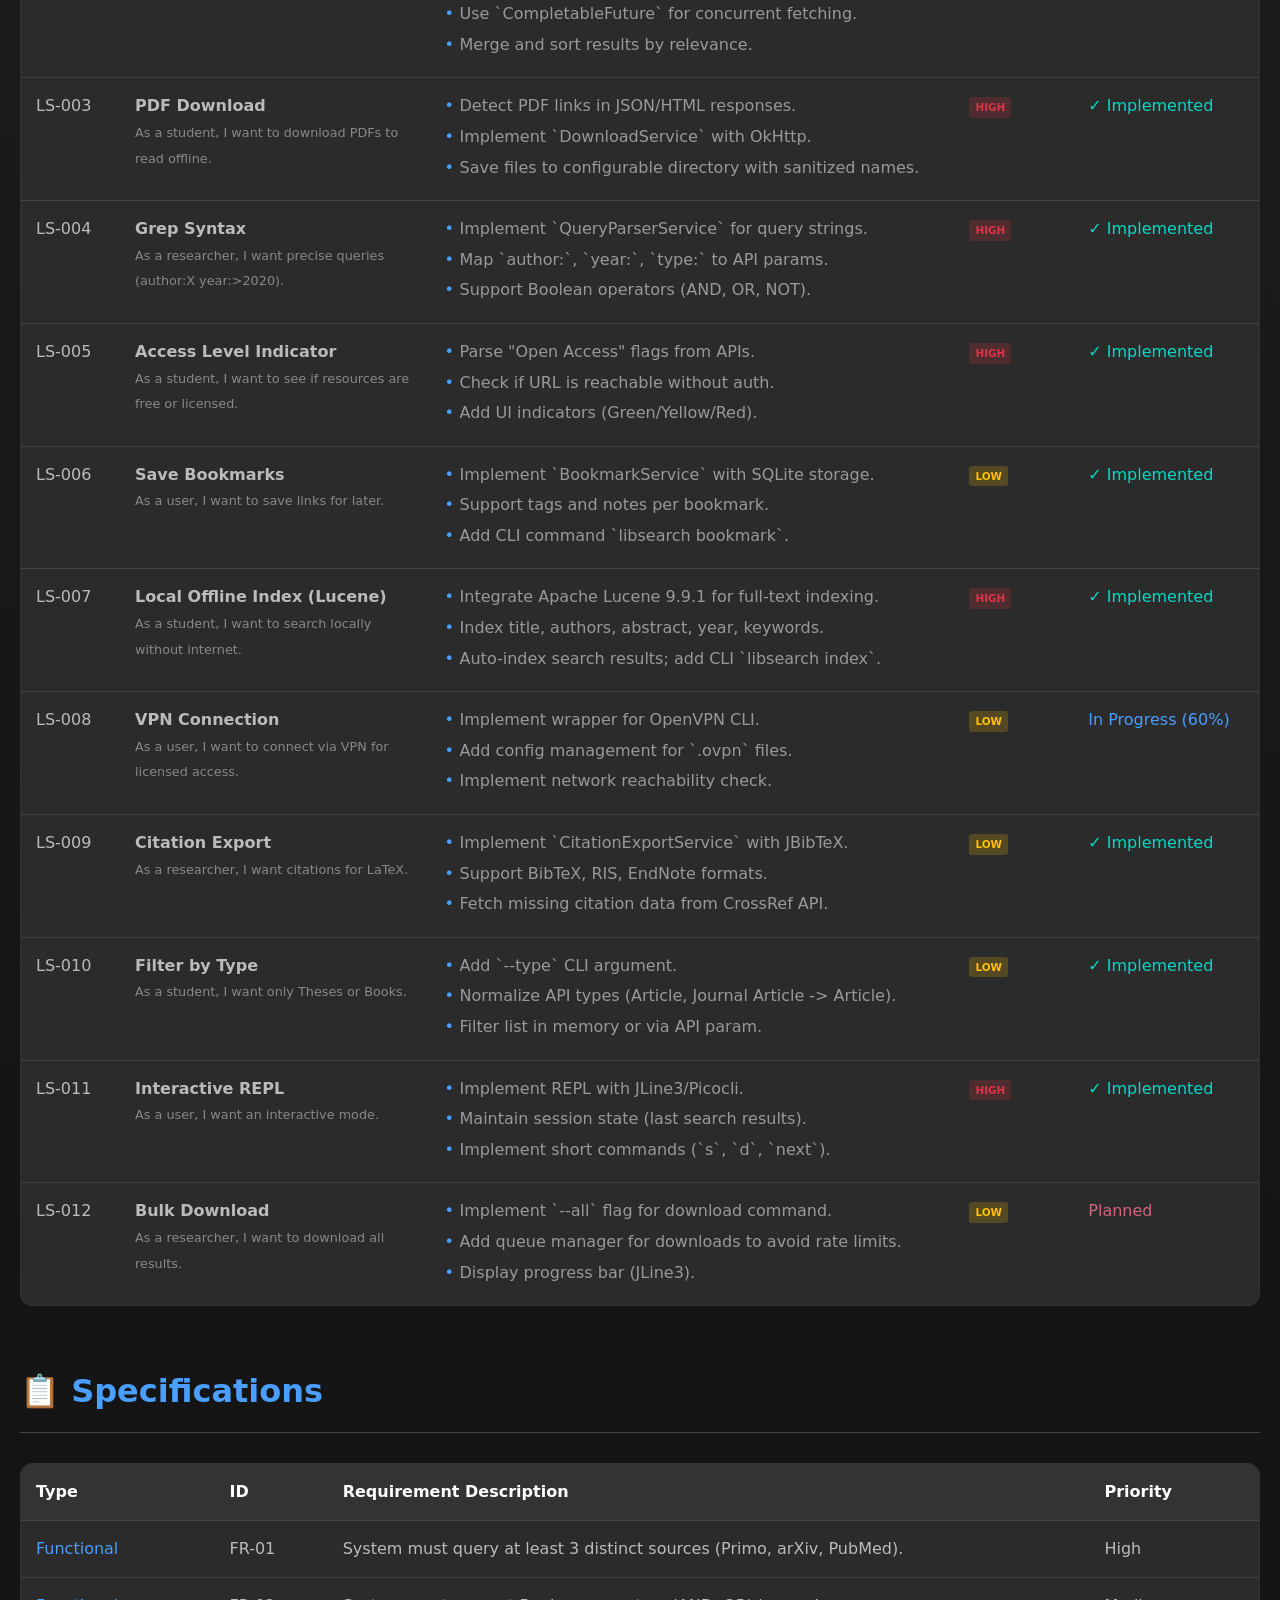
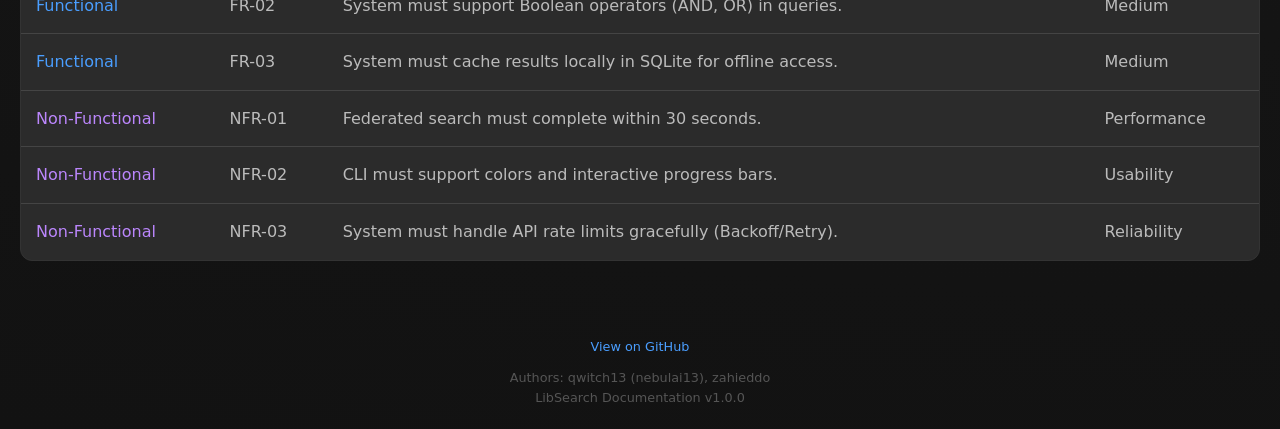
<file: team-project-outlook.html>
<!DOCTYPE html>
<html lang="en">
<head>
    <meta charset="UTF-8">
    <meta name="viewport" content="width=device-width, initial-scale=1.0">
    <title>Project Documentation - LibSearch (Web-Crawler-Academic)</title>
    <style>
        * { margin: 0; padding: 0; box-sizing: border-box; }
        
        :root {
            --bg-dark: #1e1e1e;
            --bg-panel: #2b2b2b;
            --bg-header: #323232;
            --text-primary: #e0e0e0;
            --text-secondary: #a0a0a0;
            --accent-blue: #4a9eff;
            --accent-purple: #bb86fc;
            --accent-green: #03dac6;
            --accent-orange: #cf6679;
            --border-color: #444;
            --card-shadow: 0 4px 6px rgba(0,0,0,0.3);
            
            /* Glassmorphism */
            --glass-bg: rgba(255, 255, 255, 0.05);
            --glass-border: 1px solid rgba(255, 255, 255, 0.1);
        }
        
        body {
            font-family: 'Segoe UI', system-ui, sans-serif;
            background: radial-gradient(circle at top right, #2d2d2d, #121212);
            color: var(--text-primary);
            line-height: 1.6;
            min-height: 100vh;
        }
        
        .container {
            max-width: 1400px;
            margin: 0 auto;
            padding: 20px;
        }
        
        /* --- FANCY HEADER --- */
        header {
            text-align: center;
            padding: 60px 20px;
            background: linear-gradient(135deg, rgba(74, 158, 255, 0.1), rgba(187, 134, 252, 0.1));
            border-radius: 16px;
            border: var(--glass-border);
            backdrop-filter: blur(10px);
            margin-bottom: 50px;
            position: relative;
            overflow: hidden;
        }
        
        header::before {
            content: '';
            position: absolute;
            top: -50%;
            left: -50%;
            width: 200%;
            height: 200%;
            background: radial-gradient(transparent, rgba(0,0,0,0.8));
            pointer-events: none;
        }

        header h1 {
            font-size: 3em;
            background: linear-gradient(90deg, var(--accent-blue), var(--accent-purple));
            -webkit-background-clip: text;
            -webkit-text-fill-color: transparent;
            margin-bottom: 10px;
            position: relative;
        }
        
        header p {
            color: var(--text-secondary);
            font-size: 1.2em;
            position: relative;
        }
        
        .section-title {
            font-size: 2em;
            color: var(--accent-blue);
            margin-top: 60px;
            margin-bottom: 30px;
            padding-bottom: 15px;
            border-bottom: 1px solid var(--border-color);
            display: flex;
            align-items: center;
            gap: 15px;
        }

        /* --- ANALYTICS GRAPHICS (CSS Only) --- */
        .analytics-grid {
            display: grid;
            grid-template-columns: repeat(auto-fit, minmax(300px, 1fr));
            gap: 20px;
            margin-bottom: 50px;
        }

        .stat-card {
            background: var(--bg-panel);
            border: var(--glass-border);
            border-radius: 12px;
            padding: 20px;
            position: relative;
            overflow: hidden;
        }

        .stat-card h3 { font-size: 0.9em; color: var(--text-secondary); text-transform: uppercase; letter-spacing: 1px; margin-bottom: 10px; }
        .stat-value { font-size: 2.5em; font-weight: bold; color: #fff; margin-bottom: 5px; }
        .stat-trend { font-size: 0.9em; color: var(--accent-green); }

        /* CSS Bar Chart */
        .chart-container {
            display: flex;
            align-items: flex-end;
            height: 100px;
            gap: 8px;
            margin-top: 15px;
        }
        .bar {
            flex: 1;
            background: var(--accent-blue);
            border-radius: 4px 4px 0 0;
            opacity: 0.7;
            transition: height 1s ease;
        }
        .bar:hover { opacity: 1; transform: scaleY(1.05); transform-origin: bottom; }
        
        /* CSS Circular Progress */
        .progress-circle {
            width: 100px;
            height: 100px;
            border-radius: 50%;
            background: conic-gradient(var(--accent-purple) 75%, #333 0);
            display: flex;
            align-items: center;
            justify-content: center;
            margin-left: auto;
        }
        .progress-inner {
            width: 80px;
            height: 80px;
            background: var(--bg-panel);
            border-radius: 50%;
            display: flex;
            align-items: center;
            justify-content: center;
            font-weight: bold;
            font-size: 1.2em;
        }

        /* --- JAVAFX MOCKUP STYLES --- */
        .javafx-window {
            background: #2c2c2c;
            border: 1px solid #000;
            box-shadow: 0 20px 50px rgba(0,0,0,0.5);
            border-radius: 8px;
            overflow: hidden;
            font-family: 'Segoe UI', sans-serif;
            font-size: 13px;
            margin-bottom: 40px;
            animation: slideUp 0.8s ease-out;
        }

        @keyframes slideUp {
            from { opacity: 0; transform: translateY(20px); }
            to { opacity: 1; transform: translateY(0); }
        }

        .window-title-bar {
            background: #3c3c3c;
            padding: 10px 15px;
            display: flex;
            justify-content: space-between;
            align-items: center;
            border-bottom: 1px solid #111;
        }

        .window-controls span {
            display: inline-block;
            width: 12px;
            height: 12px;
            border-radius: 50%;
            margin-left: 8px;
        }
        .win-close { background: #ff5f57; }
        .win-min { background: #febc2e; }
        .win-max { background: #28c840; }

        .javafx-content {
            display: grid;
            grid-template-rows: auto 1fr auto;
            min-height: 450px;
            background: #2b2b2b;
        }

        .toolbar {
            padding: 10px;
            background: #333;
            border-bottom: 1px solid #444;
            display: flex;
            gap: 10px;
            align-items: center;
        }

        .jfx-btn {
            background: #444;
            border: 1px solid #555;
            color: #eee;
            padding: 6px 15px;
            border-radius: 4px;
            cursor: pointer;
            transition: all 0.2s;
        }
        .jfx-btn:hover { background: #555; }
        .jfx-btn.primary { background: var(--accent-blue); border-color: #2a7bd6; color: white; }
        .jfx-btn.primary:hover { background: #3a8bf6; box-shadow: 0 0 10px rgba(74, 158, 255, 0.4); }

        .jfx-table {
            width: 100%;
            border-collapse: collapse;
            font-family: 'Consolas', monospace;
        }
        .jfx-table th { background: #383838; text-align: left; padding: 10px; color: #aaa; font-weight: 600; border-bottom: 1px solid #555; }
        .jfx-table td { padding: 10px; border-bottom: 1px solid #333; color: #ccc; }
        .jfx-table tr:hover { background: rgba(74, 158, 255, 0.1); }

        /* --- KANBAN BOARD STYLES --- */
        .kanban-board {
            display: grid;
            grid-template-columns: repeat(auto-fit, minmax(280px, 1fr));
            gap: 20px;
            margin-top: 20px;
        }

        .kanban-col {
            background: var(--bg-panel);
            border-radius: 12px;
            padding: 15px;
            border: 1px solid #333;
        }

        .kanban-header {
            display: flex;
            justify-content: space-between;
            align-items: center;
            margin-bottom: 15px;
            padding-bottom: 10px;
            border-bottom: 2px solid;
            font-weight: bold;
            letter-spacing: 0.5px;
        }
        .col-todo .kanban-header { border-color: var(--accent-orange); color: var(--accent-orange); }
        .col-prog .kanban-header { border-color: var(--accent-blue); color: var(--accent-blue); }
        .col-done .kanban-header { border-color: var(--accent-green); color: var(--accent-green); }

        .kanban-card {
            background: #383838;
            border-radius: 8px;
            padding: 15px;
            margin-bottom: 12px;
            box-shadow: 0 2px 4px rgba(0,0,0,0.2);
            border-left: 3px solid transparent;
            transition: transform 0.2s, box-shadow 0.2s;
            cursor: grab;
        }
        .kanban-card:hover {
            transform: translateY(-3px);
            box-shadow: 0 5px 15px rgba(0,0,0,0.3);
            border-left-color: var(--accent-purple);
        }

        .k-tag {
            display: inline-block;
            font-size: 10px;
            padding: 2px 6px;
            border-radius: 4px;
            margin-bottom: 8px;
            text-transform: uppercase;
            font-weight: bold;
        }
        .tag-feat { background: rgba(74, 158, 255, 0.2); color: var(--accent-blue); }
        .tag-fix { background: rgba(207, 102, 121, 0.2); color: var(--accent-orange); }
        
        .k-meta {
            display: flex;
            justify-content: space-between;
            align-items: center;
            margin-top: 10px;
            font-size: 0.8em;
            color: #888;
        }
        .avatar {
            width: 24px;
            height: 24px;
            background: linear-gradient(135deg, #667eea, #764ba2);
            border-radius: 50%;
            display: flex;
            align-items: center;
            justify-content: center;
            color: white;
            font-weight: bold;
            font-size: 10px;
        }

        /* --- STORY MAP STYLES --- */
        .storymap {
            background: var(--bg-panel);
            border-radius: 12px;
            padding: 25px;
            overflow-x: auto;
            border: 1px solid #333;
        }
        .journey-row { display: flex; gap: 30px; }
        .journey-col { flex: 1; min-width: 220px; }
        .activity-header {
            background: #333;
            padding: 12px;
            text-align: center;
            font-weight: bold;
            border-radius: 8px;
            margin-bottom: 15px;
            color: #fff;
            box-shadow: 0 2px 4px rgba(0,0,0,0.2);
        }
        .sm-card {
            background: #3a3a3a;
            padding: 12px;
            margin-bottom: 10px;
            border-radius: 6px;
            font-size: 0.9em;
            border: 1px solid #444;
        }
        .sm-card.mvp { border-left: 3px solid var(--accent-green); }
        .sm-card.v2 { border-left: 3px solid var(--accent-purple); opacity: 0.7; }
        .sm-card.implemented { background: #2a3a2a; border-left: 3px solid var(--accent-green); }
        .sm-card.implemented::after { content: "✓ IMPLEMENTED"; display: block; margin-top: 8px; font-size: 0.7em; color: var(--accent-green); font-weight: bold; }
        .priority-badge { display: inline-block; font-size: 0.65em; padding: 2px 6px; border-radius: 3px; margin-left: 5px; font-weight: bold; }
        .priority-high { background: rgba(220,53,69,0.2); color: #dc3545; }
        .priority-low { background: rgba(255,193,7,0.2); color: #ffc107; }

        /* --- TABLES --- */
        .spec-table, .backlog-table {
            width: 100%;
            border-collapse: separate;
            border-spacing: 0;
            background: var(--bg-panel);
            border-radius: 12px;
            overflow: hidden;
            border: 1px solid #333;
        }
        .spec-table th, .backlog-table th { background: #333; padding: 15px; text-align: left; color: #fff; }
        .spec-table td, .backlog-table td { padding: 15px; border-top: 1px solid #444; color: #bbb; vertical-align: top; }
        .task-list li { margin-bottom: 5px; color: #999; list-style-type: none; position: relative; padding-left: 15px; }
        .task-list li::before { content: "•"; position: absolute; left: 0; color: var(--accent-blue); }
        
    </style>
</head>
<body>
    <div class="container">
        <header>
            <h1> LibSearch (Web-Crawler-Academic)</h1>
            <p>Documentation v1.0.0 • Status: <span style="color: var(--accent-green)">Release Candidate</span></p>
        </header>

        <!-- 0. ANALYTICS DASHBOARD -->
        <div class="analytics-grid">
            <div class="stat-card">
                <h3>Sprint Velocity</h3>
                <div class="stat-value">24 SP</div>
                <div class="stat-trend">▲ 12% vs last sprint</div>
                <div class="chart-container">
                    <div class="bar" style="height: 40%"></div>
                    <div class="bar" style="height: 60%"></div>
                    <div class="bar" style="height: 35%"></div>
                    <div class="bar" style="height: 80%"></div>
                    <div class="bar" style="height: 55%"></div>
                    <div class="bar" style="height: 90%; background: var(--accent-green)"></div>
                </div>
            </div>
            
            <div class="stat-card" style="display: flex; align-items: center;">
                <div style="flex: 1;">
                    <h3>Project Completion</h3>
                    <div class="stat-value">95%</div>
                    <div style="font-size: 0.9em; color: #888; margin-top: 10px;">
                        Done: 40 Points<br>
                        Remaining: 2 Points
                    </div>
                </div>
                <div class="progress-circle" style="background: conic-gradient(var(--accent-green) 95%, #333 0);">
                    <div class="progress-inner">95%</div>
                </div>
            </div>

            <div class="stat-card">
                <h3>User Stories</h3>
                <div class="stat-value" style="color: var(--accent-blue)">12</div>
                <div class="stat-trend">Total Defined</div>
                <div style="margin-top: 20px; height: 6px; background: #333; border-radius: 3px; overflow: hidden;">
                    <div style="width: 60%; height: 100%; background: var(--accent-green); float: left;"></div>
                    <div style="width: 40%; height: 100%; background: #444; float: left;"></div>
                </div>
                <div style="margin-top: 5px; font-size: 0.8em; color: #888; text-align: right;">MVP Scope</div>
            </div>
        </div>
        
        <!-- 1. MOCKUPS SECTION (ALL ESSENTIAL SCREENS) -->
        <h2 class="section-title">🖥️ Mockups (All Essential Screens)</h2>
        
        <!-- Mockup 1: Main Search Dashboard -->
        <div class="javafx-window">
            <div class="window-title-bar">
                <span style="color: #ddd; font-weight: bold;">LibSearch - Academic Federation Dashboard</span>
                <div class="window-controls"><span class="win-min"></span><span class="win-max"></span><span class="win-close"></span></div>
            </div>
            <div class="javafx-content">
                <div class="toolbar">
                    <button class="jfx-btn primary">🔍 Search</button>
                    <button class="jfx-btn">Filters</button>
                    <div style="flex: 1"></div>
                    <span style="color: #888">Query:</span>
                    <input type="text" style="background: #222; border: 1px solid #444; color: #fff; padding: 5px; border-radius: 4px; width: 300px;" value="machine learning year:>2020">
                </div>
                <div style="display: flex; height: 100%;">
                    <!-- Sidebar: Source Status -->
                    <div style="width: 220px; background: #333; border-right: 1px solid #444; padding: 10px;">
                        <div style="color: #888; font-size: 0.8em; text-transform: uppercase; margin-bottom: 10px;">Federated Sources</div>
                        <div style="color: #0f0; padding: 5px;">● Primo (HCW) <span style="float: right; color: #888">45ms</span></div>
                        <div style="color: #0f0; padding: 5px;">● arXiv <span style="float: right; color: #888">124ms</span></div>
                        <div style="color: #0f0; padding: 5px;">● PubMed <span style="float: right; color: #888">156ms</span></div>
                        <div style="color: #0f0; padding: 5px;">● CrossRef <span style="float: right; color: #888">98ms</span></div>
                        <div style="color: #0f0; padding: 5px;">● Semantic Scholar <span style="float: right; color: #888">112ms</span></div>
                        <div style="color: #0f0; padding: 5px;">● OBV Network <span style="float: right; color: #888">89ms</span></div>
                        <div style="color: #0f0; padding: 5px;">● GitHub <span style="float: right; color: #888">67ms</span></div>
                        
                        <div style="margin-top: 20px; border-top: 1px solid #555; padding-top: 10px;">
                            <div style="color: #888; font-size: 0.8em; text-transform: uppercase;">Connectivity</div>
                            <div style="color: var(--accent-blue); font-weight: bold; margin-top: 5px;">VPN: Connected</div>
                            <div style="font-size: 0.8em; color: #aaa;">10.0.12.45 (Eduroam)</div>
                        </div>
                    </div>
                    <!-- Main Results Area -->
                    <div style="flex: 1; padding: 20px; background: #2b2b2b;">
                        <h3 style="color: #fff; margin-bottom: 10px;">Found 132 results (showing top 3)</h3>
                        <table class="jfx-table">
                            <thead><tr><th>ID</th><th>Title</th><th>Authors</th><th>Source</th><th>Actions</th></tr></thead>
                            <tbody>
                                <tr>
                                    <td>1</td>
                                    <td style="color: var(--accent-blue)">Deep Learning</td>
                                    <td>Goodfellow et al.</td>
                                    <td><span style="background: #444; padding: 2px 5px; border-radius: 3px;">Primo</span></td>
                                    <td><button class="jfx-btn">⬇ PDF</button></td>
                                </tr>
                                <tr>
                                    <td>2</td>
                                    <td style="color: var(--accent-blue)">Attention Is All You Need</td>
                                    <td>Vaswani et al.</td>
                                    <td><span style="background: #444; padding: 2px 5px; border-radius: 3px;">arXiv</span></td>
                                    <td><button class="jfx-btn">⬇ PDF</button></td>
                                </tr>
                                <tr>
                                    <td>3</td>
                                    <td style="color: var(--accent-blue)">ML for Healthcare</td>
                                    <td>Rajkomar et al.</td>
                                    <td><span style="background: #444; padding: 2px 5px; border-radius: 3px;">PubMed</span></td>
                                    <td><button class="jfx-btn">⬇ PDF</button></td>
                                </tr>
                            </tbody>
                        </table>
                    </div>
                </div>
            </div>
        </div>

        <!-- Mockup 2: Interactive CLI Mode (Required by LS-011) -->
        <div class="javafx-window">
            <div class="window-title-bar">
                <span style="color: #ddd; font-weight: bold;">LibSearch - Interactive Terminal (REPL)</span>
                <div class="window-controls"><span class="win-min"></span><span class="win-max"></span><span class="win-close"></span></div>
            </div>
            <div style="background: #121212; padding: 15px; height: 300px; font-family: 'Consolas', monospace; color: #0f0; overflow-y: auto;">
                Welcome to LibSearch Interactive REPL v2.0<br>
                Type 'help' for available commands.<br><br>
                <span style="color: var(--accent-blue)">libsearch></span> s "neural networks" -grep<br>
                Searching... Found 45 results<br><br>
                <span style="color: var(--accent-blue)">libsearch></span> 3<br>
                [3] Convolutional Neural Networks for Visual Recognition<br>
                &nbsp;&nbsp;&nbsp;&nbsp;Authors: Krizhevsky, Sutskever, Hinton<br>
                &nbsp;&nbsp;&nbsp;&nbsp;Type: Conference Paper | Source: arXiv (cs.CV) | Year: 2012<br>
                &nbsp;&nbsp;&nbsp;&nbsp;DOI: 10.48550/arXiv.1409.4842<br>
                &nbsp;&nbsp;&nbsp;&nbsp;Actions: [d]ownload [s]ave [c]ite [b]ack<br><br>
                <span style="color: var(--accent-blue)">libsearch></span> d<br>
                Downloading PDF...<br>
                Saved to: downloads/pdfs/krizhevsky2012-imagenet.pdf<br><br>
                <span style="color: var(--accent-blue)">libsearch></span> _
            </div>
        </div>

        <!-- Mockup 3: Advanced Grep Search Configuration -->
        <div class="javafx-window" style="max-width: 600px; margin: 0 auto;">
            <div class="window-title-bar">
                <span style="color: #ddd; font-weight: bold;">Advanced Search Config</span>
                <div class="window-controls"><span class="win-close"></span></div>
            </div>
            <div class="javafx-content" style="min-height: 250px; padding: 20px;">
                <h3 style="color: var(--accent-blue); margin-bottom: 15px;">Construct Grep Query</h3>
                <div style="display: grid; grid-template-columns: 100px 1fr; gap: 10px; margin-bottom: 10px;">
                    <label style="color: #aaa; align-self: center;">Author:</label>
                    <input type="text" class="jfx-input" style="background: #333; border: 1px solid #555; color: #fff; padding: 5px;" placeholder="e.g. Smith">
                    
                    <label style="color: #aaa; align-self: center;">Year Range:</label>
                    <div style="display: flex; gap: 10px;">
                        <input type="text" style="background: #333; border: 1px solid #555; color: #fff; padding: 5px; width: 80px;" placeholder="2020">
                        <span style="color: #aaa; align-self: center;">to</span>
                        <input type="text" style="background: #333; border: 1px solid #555; color: #fff; padding: 5px; width: 80px;" placeholder="2025">
                    </div>
                    
                    <label style="color: #aaa; align-self: center;">Doc Type:</label>
                    <select style="background: #333; border: 1px solid #555; color: #fff; padding: 5px;">
                        <option>All Types</option>
                        <option>Article</option>
                        <option>Thesis</option>
                        <option>Book</option>
                    </select>
                </div>
                <div style="background: #222; padding: 10px; border-radius: 4px; margin-top: 10px; font-family: monospace; color: var(--accent-green);">
                    Generated: author:Smith year:2020..2025
                </div>
                <div style="margin-top: 15px; display: flex; justify-content: flex-end; gap: 10px;">
                    <button class="jfx-btn">Cancel</button>
                    <button class="jfx-btn primary">Apply Filter</button>
                </div>
            </div>
        </div>

        <!-- 2. STORY MAP -->
        <h2 class="section-title">🗺️ User Journey Story Map (LibSearch)</h2>
        <div class="storymap">
            <div class="journey-row">
                <!-- Phase 1 -->
                <div class="journey-col">
                    <div class="activity-header">1. CONNECT</div>
                    <div class="sm-card v2">
                        <strong>LS-008: VPN Connection</strong>
                        <span class="priority-badge priority-low">LOW</span>
                        <p>Connect from home to access licensed resources.</p>
                        <p style="font-size: 0.8em; color: #888; margin-top: 5px;">Status: In Progress (60%)</p>
                    </div>
                </div>
                <!-- Phase 2 -->
                <div class="journey-col">
                    <div class="activity-header">2. SEARCH</div>
                    <div class="sm-card implemented">
                        <strong>LS-001: Keyword Search</strong>
                        <span class="priority-badge priority-high">HIGH</span>
                        <p>Basic text search in library catalog.</p>
                    </div>
                    <div class="sm-card implemented">
                        <strong>LS-002: Multi-Source</strong>
                        <span class="priority-badge priority-high">HIGH</span>
                        <p>Federated search (Primo, arXiv, Semantic Scholar, GitHub, etc.).</p>
                    </div>
                    <div class="sm-card implemented">
                        <strong>LS-004: Grep Syntax</strong>
                        <span class="priority-badge priority-high">HIGH</span>
                        <p>Advanced query parsing (author:, year:, Boolean operators).</p>
                    </div>
                </div>
                <!-- Phase 3 -->
                <div class="journey-col">
                    <div class="activity-header">3. DISCOVER</div>
                    <div class="sm-card implemented">
                        <strong>LS-005: Access Level</strong>
                        <span class="priority-badge priority-high">HIGH</span>
                        <p>See if Open Access or Licensed.</p>
                    </div>
                    <div class="sm-card implemented">
                        <strong>LS-010: Filtering</strong>
                        <span class="priority-badge priority-low">LOW</span>
                        <p>Filter by document type (Thesis, Book, Article).</p>
                    </div>
                    <div class="sm-card implemented">
                        <strong>LS-011: REPL Mode</strong>
                        <span class="priority-badge priority-high">HIGH</span>
                        <p>Interactive exploration session (JLine3/Picocli).</p>
                    </div>
                </div>
                <!-- Phase 4 -->
                <div class="journey-col">
                    <div class="activity-header">4. ACCESS</div>
                    <div class="sm-card implemented">
                        <strong>LS-003: Download PDF</strong>
                        <span class="priority-badge priority-high">HIGH</span>
                        <p>Direct download of single resource.</p>
                    </div>
                    <div class="sm-card v2">
                        <strong>LS-012: Bulk Download</strong>
                        <span class="priority-badge priority-low">LOW</span>
                        <p>Batch download search results.</p>
                        <p style="font-size: 0.8em; color: #888; margin-top: 5px;">Status: Planned</p>
                    </div>
                </div>
                <!-- Phase 5 -->
                <div class="journey-col">
                    <div class="activity-header">5. MANAGE</div>
                    <div class="sm-card implemented">
                        <strong>LS-006: Bookmarks</strong>
                        <span class="priority-badge priority-low">LOW</span>
                        <p>Save links with tags and notes.</p>
                    </div>
                    <div class="sm-card implemented">
                        <strong>LS-007: Local Index (Lucene)</strong>
                        <span class="priority-badge priority-high">HIGH</span>
                        <p>Full-text search on cached results offline.</p>
                    </div>
                    <div class="sm-card implemented">
                        <strong>LS-009: Citation Export</strong>
                        <span class="priority-badge priority-low">LOW</span>
                        <p>Export citations (BibTeX, RIS, EndNote).</p>
                    </div>
                </div>
            </div>
        </div>

        <!-- 3. KANBAN BOARD -->
        <h2 class="section-title">📌 Project Kanban (Final Sprint)</h2>
        <div class="kanban-board">
            <!-- To Do -->
            <div class="kanban-col col-todo">
                <div class="kanban-header">To Do (1)</div>
                <div class="kanban-card">
                    <span class="k-tag tag-feat">Feature</span>
                    <span class="k-tag" style="background: rgba(255,193,7,0.2); color: #ffc107;">Low Priority</span>
                    <h4>LS-012: Bulk Download</h4>
                    <div class="k-meta"><span>Est: 5h</span><div class="avatar">Q</div></div>
                </div>
            </div>
            <!-- In Progress -->
            <div class="kanban-col col-prog">
                <div class="kanban-header">In Progress (1)</div>
                <div class="kanban-card">
                    <span class="k-tag tag-feat">Feature</span>
                    <span class="k-tag" style="background: rgba(255,193,7,0.2); color: #ffc107;">Low Priority</span>
                    <h4>LS-008: VPN Connection</h4>
                    <p style="font-size: 0.8em; color: #888;">OpenVPN wrapper implementation.</p>
                    <div class="k-meta"><span>Progress: 60%</span><div class="avatar">Z</div></div>
                </div>
            </div>
            <!-- Done -->
            <div class="kanban-col col-done">
                <div class="kanban-header">Done (10)</div>
                <div class="kanban-card">
                    <span class="k-tag tag-feat">Feature</span>
                    <span class="k-tag" style="background: rgba(220,53,69,0.2); color: #dc3545;">High Priority</span>
                    <h4 style="text-decoration: line-through; color: #777;">LS-001: Basic Search</h4>
                    <div class="k-meta"><span>Implemented</span><div class="avatar">Q</div></div>
                </div>
                <div class="kanban-card">
                    <span class="k-tag tag-feat">Feature</span>
                    <span class="k-tag" style="background: rgba(220,53,69,0.2); color: #dc3545;">High Priority</span>
                    <h4 style="text-decoration: line-through; color: #777;">LS-002: Federation</h4>
                    <div class="k-meta"><span>Implemented</span><div class="avatar">Q</div></div>
                </div>
                <div class="kanban-card">
                    <span class="k-tag tag-feat">Feature</span>
                    <span class="k-tag" style="background: rgba(220,53,69,0.2); color: #dc3545;">High Priority</span>
                    <h4 style="text-decoration: line-through; color: #777;">LS-003: PDF Download</h4>
                    <div class="k-meta"><span>Implemented</span><div class="avatar">Z</div></div>
                </div>
                <div class="kanban-card">
                    <span class="k-tag tag-feat">Feature</span>
                    <span class="k-tag" style="background: rgba(220,53,69,0.2); color: #dc3545;">High Priority</span>
                    <h4 style="text-decoration: line-through; color: #777;">LS-004: Grep Syntax</h4>
                    <div class="k-meta"><span>Implemented</span><div class="avatar">Q</div></div>
                </div>
                <div class="kanban-card">
                    <span class="k-tag tag-feat">Feature</span>
                    <span class="k-tag" style="background: rgba(220,53,69,0.2); color: #dc3545;">High Priority</span>
                    <h4 style="text-decoration: line-through; color: #777;">LS-005: Access Level</h4>
                    <div class="k-meta"><span>Implemented</span><div class="avatar">Z</div></div>
                </div>
                <div class="kanban-card">
                    <span class="k-tag tag-feat">Feature</span>
                    <span class="k-tag" style="background: rgba(255,193,7,0.2); color: #ffc107;">Low Priority</span>
                    <h4 style="text-decoration: line-through; color: #777;">LS-006: Bookmarks</h4>
                    <div class="k-meta"><span>Implemented</span><div class="avatar">Q</div></div>
                </div>
                <div class="kanban-card">
                    <span class="k-tag tag-feat">Feature</span>
                    <span class="k-tag" style="background: rgba(220,53,69,0.2); color: #dc3545;">High Priority</span>
                    <h4 style="text-decoration: line-through; color: #777;">LS-007: Local Index (Lucene)</h4>
                    <div class="k-meta"><span>Implemented</span><div class="avatar">Q</div></div>
                </div>
                <div class="kanban-card">
                    <span class="k-tag tag-feat">Feature</span>
                    <span class="k-tag" style="background: rgba(255,193,7,0.2); color: #ffc107;">Low Priority</span>
                    <h4 style="text-decoration: line-through; color: #777;">LS-009: BibTeX Export</h4>
                    <div class="k-meta"><span>Implemented</span><div class="avatar">Z</div></div>
                </div>
                <div class="kanban-card">
                    <span class="k-tag tag-feat">Feature</span>
                    <span class="k-tag" style="background: rgba(255,193,7,0.2); color: #ffc107;">Low Priority</span>
                    <h4 style="text-decoration: line-through; color: #777;">LS-010: Filter by Type</h4>
                    <div class="k-meta"><span>Implemented</span><div class="avatar">Z</div></div>
                </div>
                <div class="kanban-card">
                    <span class="k-tag tag-feat">Feature</span>
                    <span class="k-tag" style="background: rgba(220,53,69,0.2); color: #dc3545;">High Priority</span>
                    <h4 style="text-decoration: line-through; color: #777;">LS-011: REPL Mode</h4>
                    <div class="k-meta"><span>Implemented</span><div class="avatar">Q</div></div>
                </div>
            </div>
        </div>

        <!-- 4. COMPLETE BACKLOG -->
        <h2 class="section-title">📝 Product Backlog (All Stories & Tasks)</h2>
        <table class="backlog-table">
            <thead>
                <tr>
                    <th width="8%">ID</th>
                    <th width="25%">User Story</th>
                    <th width="42%">Essential Implementation Tasks</th>
                    <th width="10%">Priority</th>
                    <th width="15%">Status</th>
                </tr>
            </thead>
            <tbody>
                <!-- LS-001 -->
                <tr>
                    <td>LS-001</td>
                    <td><strong>Keyword Search</strong><br><span style="font-size: 0.8em; color: #888">As a student, I want to search by keyword to find resources.</span></td>
                    <td>
                        <ul class="task-list">
                            <li>Implement `SearchService` interface.</li>
                            <li>Setup Picocli command structure `libsearch search`.</li>
                            <li>Create `Result` data model.</li>
                        </ul>
                    </td>
                    <td><span class="priority-badge priority-high">HIGH</span></td>
                    <td><span style="color: var(--accent-green);">✓ Implemented</span></td>
                </tr>
                <!-- LS-002 -->
                <tr>
                    <td>LS-002</td>
                    <td><strong>Multi-Source Search</strong><br><span style="font-size: 0.8em; color: #888">As a researcher, I want to search Primo, arXiv, etc. simultaneously.</span></td>
                    <td>
                        <ul class="task-list">
                            <li>Implement `SourceConnector` strategy pattern.</li>
                            <li>Create connectors: Primo, arXiv, PubMed, CrossRef, Semantic Scholar, GitHub.</li>
                            <li>Use `CompletableFuture` for concurrent fetching.</li>
                            <li>Merge and sort results by relevance.</li>
                        </ul>
                    </td>
                    <td><span class="priority-badge priority-high">HIGH</span></td>
                    <td><span style="color: var(--accent-green);">✓ Implemented</span></td>
                </tr>
                <!-- LS-003 -->
                <tr>
                    <td>LS-003</td>
                    <td><strong>PDF Download</strong><br><span style="font-size: 0.8em; color: #888">As a student, I want to download PDFs to read offline.</span></td>
                    <td>
                        <ul class="task-list">
                            <li>Detect PDF links in JSON/HTML responses.</li>
                            <li>Implement `DownloadService` with OkHttp.</li>
                            <li>Save files to configurable directory with sanitized names.</li>
                        </ul>
                    </td>
                    <td><span class="priority-badge priority-high">HIGH</span></td>
                    <td><span style="color: var(--accent-green);">✓ Implemented</span></td>
                </tr>
                <!-- LS-004 -->
                <tr>
                    <td>LS-004</td>
                    <td><strong>Grep Syntax</strong><br><span style="font-size: 0.8em; color: #888">As a researcher, I want precise queries (author:X year:>2020).</span></td>
                    <td>
                        <ul class="task-list">
                            <li>Implement `QueryParserService` for query strings.</li>
                            <li>Map `author:`, `year:`, `type:` to API params.</li>
                            <li>Support Boolean operators (AND, OR, NOT).</li>
                        </ul>
                    </td>
                    <td><span class="priority-badge priority-high">HIGH</span></td>
                    <td><span style="color: var(--accent-green);">✓ Implemented</span></td>
                </tr>
                <!-- LS-005 -->
                <tr>
                    <td>LS-005</td>
                    <td><strong>Access Level Indicator</strong><br><span style="font-size: 0.8em; color: #888">As a student, I want to see if resources are free or licensed.</span></td>
                    <td>
                        <ul class="task-list">
                            <li>Parse "Open Access" flags from APIs.</li>
                            <li>Check if URL is reachable without auth.</li>
                            <li>Add UI indicators (Green/Yellow/Red).</li>
                        </ul>
                    </td>
                    <td><span class="priority-badge priority-high">HIGH</span></td>
                    <td><span style="color: var(--accent-green);">✓ Implemented</span></td>
                </tr>
                <!-- LS-006 -->
                <tr>
                    <td>LS-006</td>
                    <td><strong>Save Bookmarks</strong><br><span style="font-size: 0.8em; color: #888">As a user, I want to save links for later.</span></td>
                    <td>
                        <ul class="task-list">
                            <li>Implement `BookmarkService` with SQLite storage.</li>
                            <li>Support tags and notes per bookmark.</li>
                            <li>Add CLI command `libsearch bookmark`.</li>
                        </ul>
                    </td>
                    <td><span class="priority-badge priority-low">LOW</span></td>
                    <td><span style="color: var(--accent-green);">✓ Implemented</span></td>
                </tr>
                <!-- LS-007 -->
                <tr>
                    <td>LS-007</td>
                    <td><strong>Local Offline Index (Lucene)</strong><br><span style="font-size: 0.8em; color: #888">As a student, I want to search locally without internet.</span></td>
                    <td>
                        <ul class="task-list">
                            <li>Integrate Apache Lucene 9.9.1 for full-text indexing.</li>
                            <li>Index title, authors, abstract, year, keywords.</li>
                            <li>Auto-index search results; add CLI `libsearch index`.</li>
                        </ul>
                    </td>
                    <td><span class="priority-badge priority-high">HIGH</span></td>
                    <td><span style="color: var(--accent-green);">✓ Implemented</span></td>
                </tr>
                <!-- LS-008 -->
                <tr>
                    <td>LS-008</td>
                    <td><strong>VPN Connection</strong><br><span style="font-size: 0.8em; color: #888">As a user, I want to connect via VPN for licensed access.</span></td>
                    <td>
                        <ul class="task-list">
                            <li>Implement wrapper for OpenVPN CLI.</li>
                            <li>Add config management for `.ovpn` files.</li>
                            <li>Implement network reachability check.</li>
                        </ul>
                    </td>
                    <td><span class="priority-badge priority-low">LOW</span></td>
                    <td><span style="color: var(--accent-blue);">In Progress (60%)</span></td>
                </tr>
                <!-- LS-009 -->
                <tr>
                    <td>LS-009</td>
                    <td><strong>Citation Export</strong><br><span style="font-size: 0.8em; color: #888">As a researcher, I want citations for LaTeX.</span></td>
                    <td>
                        <ul class="task-list">
                            <li>Implement `CitationExportService` with JBibTeX.</li>
                            <li>Support BibTeX, RIS, EndNote formats.</li>
                            <li>Fetch missing citation data from CrossRef API.</li>
                        </ul>
                    </td>
                    <td><span class="priority-badge priority-low">LOW</span></td>
                    <td><span style="color: var(--accent-green);">✓ Implemented</span></td>
                </tr>
                <!-- LS-010 -->
                <tr>
                    <td>LS-010</td>
                    <td><strong>Filter by Type</strong><br><span style="font-size: 0.8em; color: #888">As a student, I want only Theses or Books.</span></td>
                    <td>
                        <ul class="task-list">
                            <li>Add `--type` CLI argument.</li>
                            <li>Normalize API types (Article, Journal Article -> Article).</li>
                            <li>Filter list in memory or via API param.</li>
                        </ul>
                    </td>
                    <td><span class="priority-badge priority-low">LOW</span></td>
                    <td><span style="color: var(--accent-green);">✓ Implemented</span></td>
                </tr>
                <!-- LS-011 -->
                <tr>
                    <td>LS-011</td>
                    <td><strong>Interactive REPL</strong><br><span style="font-size: 0.8em; color: #888">As a user, I want an interactive mode.</span></td>
                    <td>
                        <ul class="task-list">
                            <li>Implement REPL with JLine3/Picocli.</li>
                            <li>Maintain session state (last search results).</li>
                            <li>Implement short commands (`s`, `d`, `next`).</li>
                        </ul>
                    </td>
                    <td><span class="priority-badge priority-high">HIGH</span></td>
                    <td><span style="color: var(--accent-green);">✓ Implemented</span></td>
                </tr>
                <!-- LS-012 -->
                <tr>
                    <td>LS-012</td>
                    <td><strong>Bulk Download</strong><br><span style="font-size: 0.8em; color: #888">As a researcher, I want to download all results.</span></td>
                    <td>
                        <ul class="task-list">
                            <li>Implement `--all` flag for download command.</li>
                            <li>Add queue manager for downloads to avoid rate limits.</li>
                            <li>Display progress bar (JLine3).</li>
                        </ul>
                    </td>
                    <td><span class="priority-badge priority-low">LOW</span></td>
                    <td><span style="color: var(--accent-orange);">Planned</span></td>
                </tr>
            </tbody>
        </table>

        <!-- 5. SPECS -->
        <h2 class="section-title">📋 Specifications</h2>
        <table class="spec-table">
            <thead>
                <tr>
                    <th>Type</th>
                    <th>ID</th>
                    <th>Requirement Description</th>
                    <th>Priority</th>
                </tr>
            </thead>
            <tbody>
                <tr>
                    <td style="color: var(--accent-blue)">Functional</td>
                    <td>FR-01</td>
                    <td>System must query at least 3 distinct sources (Primo, arXiv, PubMed).</td>
                    <td>High</td>
                </tr>
                <tr>
                    <td style="color: var(--accent-blue)">Functional</td>
                    <td>FR-02</td>
                    <td>System must support Boolean operators (AND, OR) in queries.</td>
                    <td>Medium</td>
                </tr>
                <tr>
                    <td style="color: var(--accent-blue)">Functional</td>
                    <td>FR-03</td>
                    <td>System must cache results locally in SQLite for offline access.</td>
                    <td>Medium</td>
                </tr>
                <tr>
                    <td style="color: var(--accent-purple)">Non-Functional</td>
                    <td>NFR-01</td>
                    <td>Federated search must complete within 30 seconds.</td>
                    <td>Performance</td>
                </tr>
                <tr>
                    <td style="color: var(--accent-purple)">Non-Functional</td>
                    <td>NFR-02</td>
                    <td>CLI must support colors and interactive progress bars.</td>
                    <td>Usability</td>
                </tr>
                <tr>
                    <td style="color: var(--accent-purple)">Non-Functional</td>
                    <td>NFR-03</td>
                    <td>System must handle API rate limits gracefully (Backoff/Retry).</td>
                    <td>Reliability</td>
                </tr>
            </tbody>
        </table>

        <br><br><br>
        <footer style="text-align: center; color: #555; font-size: 0.8em;">
            <p style="margin-bottom: 10px;">
                <a href="https://github.com/fh-se1-2024/team-Se1-CSDC-HCW" style="color: var(--accent-blue); text-decoration: none;">
                    View on GitHub
                </a>
            </p>
            <p>Authors: qwitch13 (nebulai13), zahieddo</p>
            <p>LibSearch Documentation v1.0.0</p>
        </footer>
    </div>
</body>
</html>
</file>
